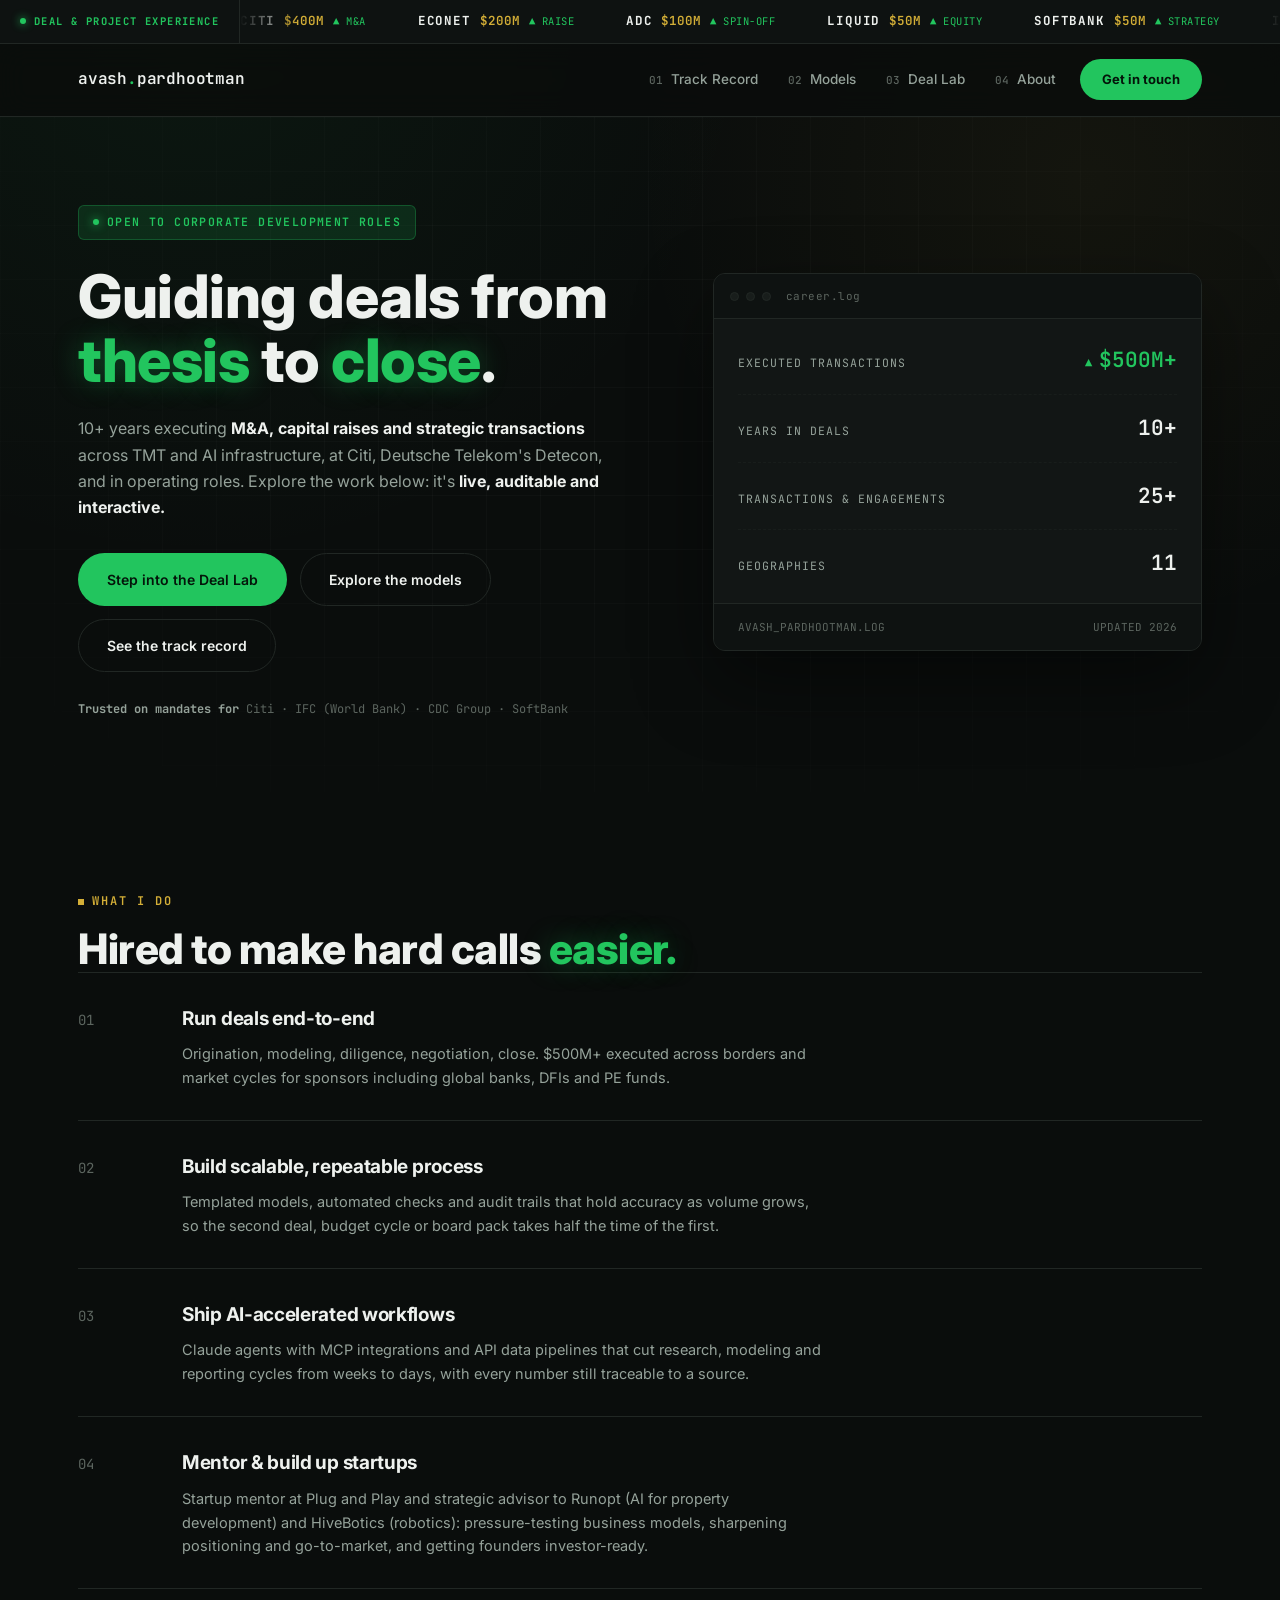
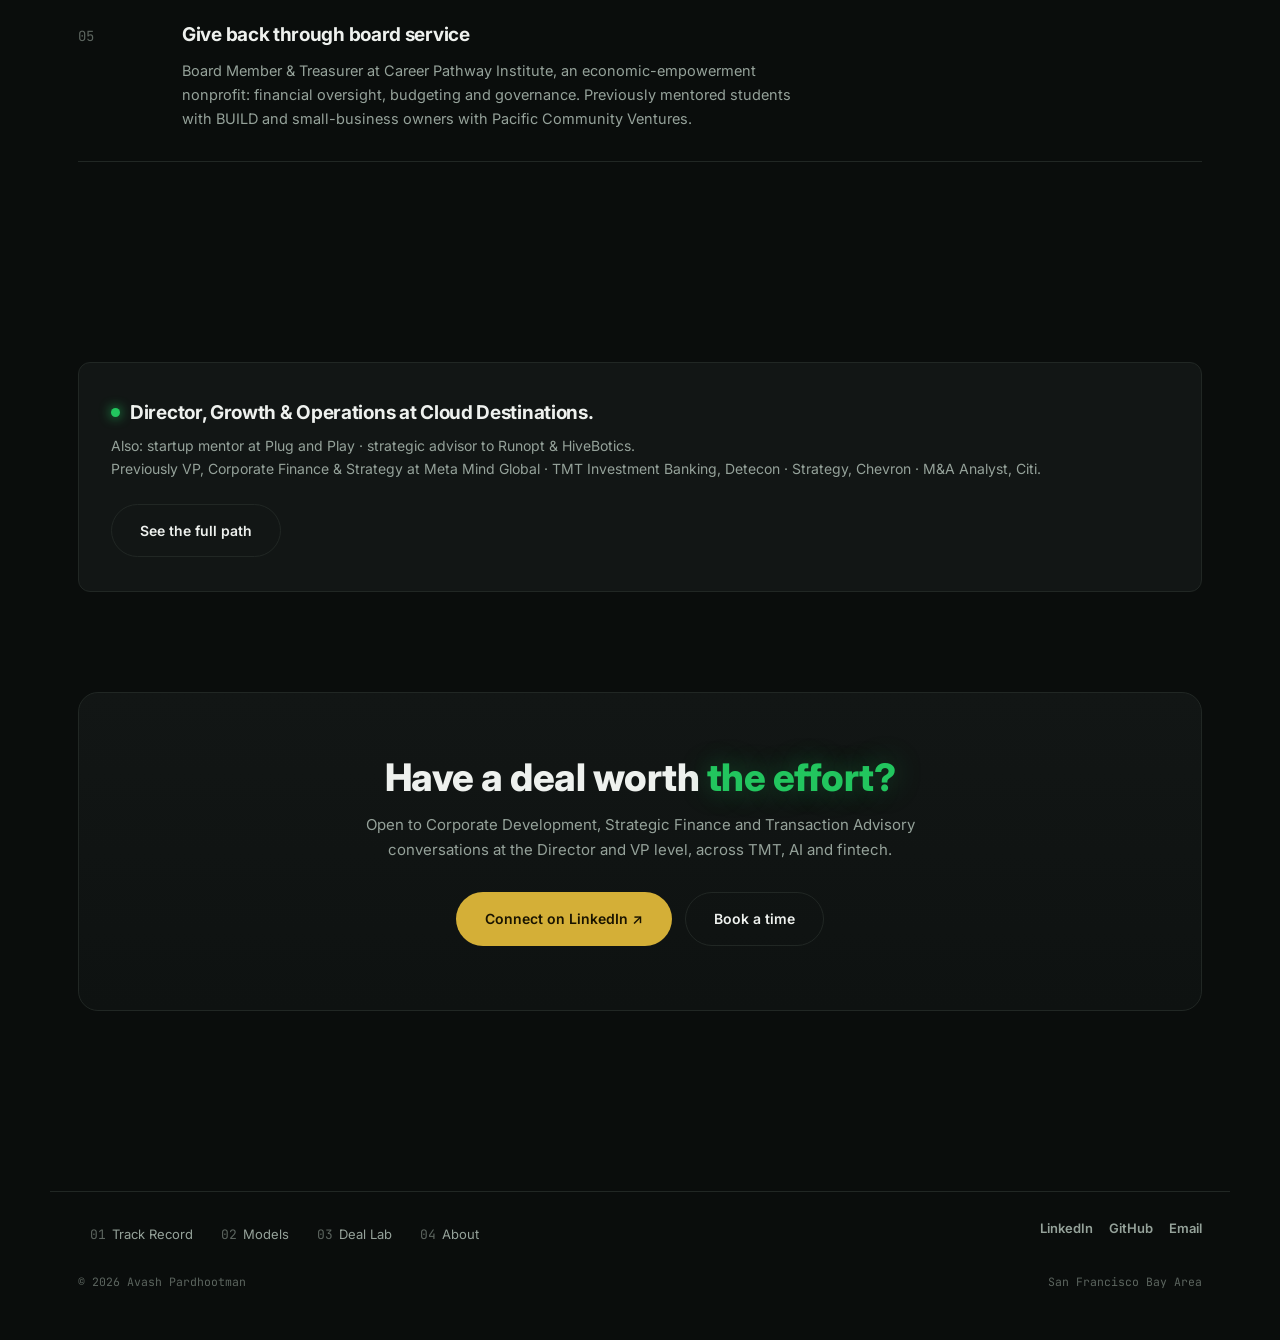
<file: index.html>
<!DOCTYPE html>
<html lang="en">
<head>
<meta charset="utf-8">
<meta name="viewport" content="width=device-width, initial-scale=1">
<title>Avash Pardhootman | Corporate Development &amp; Strategic Finance</title>
<meta name="description" content="Corporate development and strategic finance professional. $500M+ executed across TMT and AI infrastructure. Live financial modeling portfolio: AI, SaaS and fintech models with scenario dashboards.">
<link rel="preconnect" href="https://fonts.googleapis.com">
<link rel="preconnect" href="https://fonts.gstatic.com" crossorigin>
<link href="https://fonts.googleapis.com/css2?family=Inter:wght@400;500;600;700;800&family=JetBrains+Mono:wght@400;500;600;700&display=swap" rel="stylesheet">
<link rel="stylesheet" href="assets/style.css">
</head>
<body>

<div class="ticker" aria-label="Deal and project experience ticker">
  <span class="ticker-tag">Deal &amp; Project Experience</span>
  <div class="ticker-tape"><div class="ticker-track">
    <span class="tick"><span class="sym">CITI</span><span class="val">$400M</span><span class="chg">▲ M&amp;A</span></span>
    <span class="tick"><span class="sym">ECONET</span><span class="val">$200M</span><span class="chg">▲ RAISE</span></span>
    <span class="tick"><span class="sym">ADC</span><span class="val">$100M</span><span class="chg">▲ SPIN-OFF</span></span>
    <span class="tick"><span class="sym">LIQUID</span><span class="val">$50M</span><span class="chg">▲ EQUITY</span></span>
    <span class="tick"><span class="sym">SOFTBANK</span><span class="val">$50M</span><span class="chg">▲ STRATEGY</span></span>
    <span class="tick"><span class="sym">IFC</span><span class="val">$15M</span><span class="chg">▲ ENTRY</span></span>
    <span class="tick"><span class="sym">CASSAVA</span><span class="val">$8M</span><span class="chg">▲ RAISE</span></span>
    <span class="tick"><span class="sym">VODAFONE</span><span class="val nd">N/D</span><span class="chg">▲ M&amp;A</span></span>
    <span class="tick"><span class="sym">SMILE</span><span class="val nd">N/D</span><span class="chg">▲ RESTRUCT</span></span>
    <span class="tick"><span class="sym">PLTR</span><span class="val">LIVE</span><span class="chg">▲ MODEL</span></span>
    <span class="tick"><span class="sym">HUBS</span><span class="val">LIVE</span><span class="chg">▲ MODEL</span></span>
    <span class="tick"><span class="sym">SOFI</span><span class="val">LIVE</span><span class="chg">▲ MODEL</span></span>
    <span class="tick"><span class="sym">PLUG&amp;PLAY</span><span class="val">MENTOR</span><span class="chg">▲ STARTUPS</span></span>
    <span class="tick"><span class="sym">RUNOPT</span><span class="val">ADVISOR</span><span class="chg">▲ PROPTECH AI</span></span>
    <span class="tick"><span class="sym">HIVEBOTICS</span><span class="val">ADVISOR</span><span class="chg">▲ ROBOTICS</span></span>
    <span class="tick"><span class="sym">CITI</span><span class="val">$400M</span><span class="chg">▲ M&amp;A</span></span>
    <span class="tick"><span class="sym">ECONET</span><span class="val">$200M</span><span class="chg">▲ RAISE</span></span>
    <span class="tick"><span class="sym">ADC</span><span class="val">$100M</span><span class="chg">▲ SPIN-OFF</span></span>
    <span class="tick"><span class="sym">LIQUID</span><span class="val">$50M</span><span class="chg">▲ EQUITY</span></span>
    <span class="tick"><span class="sym">SOFTBANK</span><span class="val">$50M</span><span class="chg">▲ STRATEGY</span></span>
    <span class="tick"><span class="sym">IFC</span><span class="val">$15M</span><span class="chg">▲ ENTRY</span></span>
    <span class="tick"><span class="sym">CASSAVA</span><span class="val">$8M</span><span class="chg">▲ RAISE</span></span>
    <span class="tick"><span class="sym">VODAFONE</span><span class="val nd">N/D</span><span class="chg">▲ M&amp;A</span></span>
    <span class="tick"><span class="sym">SMILE</span><span class="val nd">N/D</span><span class="chg">▲ RESTRUCT</span></span>
    <span class="tick"><span class="sym">PLTR</span><span class="val">LIVE</span><span class="chg">▲ MODEL</span></span>
    <span class="tick"><span class="sym">HUBS</span><span class="val">LIVE</span><span class="chg">▲ MODEL</span></span>
    <span class="tick"><span class="sym">SOFI</span><span class="val">LIVE</span><span class="chg">▲ MODEL</span></span>
    <span class="tick"><span class="sym">PLUG&amp;PLAY</span><span class="val">MENTOR</span><span class="chg">▲ STARTUPS</span></span>
    <span class="tick"><span class="sym">RUNOPT</span><span class="val">ADVISOR</span><span class="chg">▲ PROPTECH AI</span></span>
    <span class="tick"><span class="sym">HIVEBOTICS</span><span class="val">ADVISOR</span><span class="chg">▲ ROBOTICS</span></span>
  </div></div>
</div>

<nav><div class="wrap">
  <a class="logo" href="index.html">avash<span>.</span>pardhootman</a>
  <button class="burger" id="burger" aria-label="Menu"><span></span><span></span><span></span></button>
  <div class="nl">
    <span id="site-nav"></span>
    <a class="cta" href="https://linktr.ee/avashpardhootman" target="_blank" rel="noopener">Get in touch</a>
  </div>
</div></nav>

<header class="hero" id="top"><div class="wrap">
  <div class="hgrid">
    <div>
      <span class="eyebrow rv">Open to Corporate Development roles</span>
      <h1 class="rv" style="transition-delay:.05s">Guiding deals from<br><em>thesis</em> to <em>close</em>.</h1>
      <p class="sub rv" style="transition-delay:.1s">10+ years executing <b>M&amp;A, capital raises and strategic
      transactions</b> across TMT and AI infrastructure, at Citi, Deutsche Telekom's Detecon, and in operating roles.
      Explore the work below: it's <b>live, auditable and interactive.</b></p>
      <div class="cta rv" style="transition-delay:.15s">
        <a class="btn solid" href="deal-lab.html">Step into the Deal Lab</a>
        <a class="btn line" href="models.html">Explore the models</a>
        <a class="btn line" href="track-record.html">See the track record</a>
      </div>
      <p class="trust rv" style="transition-delay:.2s"><b>Trusted on mandates for</b> Citi &middot; IFC (World Bank) &middot; CDC Group &middot; SoftBank</p>
    </div>
    <div class="rv" style="transition-delay:.12s">
      <div class="term">
        <div class="term-bar"><span class="term-dot"></span><span class="term-dot"></span><span class="term-dot"></span>
          <span class="term-title">career.log</span></div>
        <div class="term-body">
          <div class="term-row"><span class="k">Executed transactions</span><span class="v up cnt" data-n="500" data-pre="$" data-suf="M+">$0M+</span></div>
          <div class="term-row"><span class="k">Years in deals</span><span class="v cnt" data-n="10" data-suf="+">0</span></div>
          <div class="term-row"><span class="k">Transactions &amp; engagements</span><span class="v cnt" data-n="25" data-suf="+">0</span></div>
          <div class="term-row"><span class="k">Geographies</span><span class="v cnt" data-n="11">0</span></div>
        </div>
        <div class="term-foot"><span>AVASH_PARDHOOTMAN.LOG</span><span>UPDATED 2026</span></div>
      </div>
    </div>
  </div>
</div></header>

<section id="value"><div class="wrap">
  <div class="kick rv">What I do</div>
  <h2 class="rv">Hired to make hard calls <em>easier.</em></h2>
  <div class="wid">
    <div class="wid-row rv"><span class="num">01</span>
      <div><h4>Run deals end-to-end</h4>
      <p>Origination, modeling, diligence, negotiation, close. $500M+ executed across borders and market cycles for sponsors including global banks, DFIs and PE funds.</p></div></div>
    <div class="wid-row rv" style="transition-delay:.06s"><span class="num">02</span>
      <div><h4>Build scalable, repeatable process</h4>
      <p>Templated models, automated checks and audit trails that hold accuracy as volume grows, so the second deal, budget cycle or board pack takes half the time of the first.</p></div></div>
    <div class="wid-row rv" style="transition-delay:.12s"><span class="num">03</span>
      <div><h4>Ship AI-accelerated workflows</h4>
      <p>Claude agents with MCP integrations and API data pipelines that cut research, modeling and reporting cycles from weeks to days, with every number still traceable to a source.</p></div></div>
    <div class="wid-row rv" style="transition-delay:.18s"><span class="num">04</span>
      <div><h4>Mentor &amp; build up startups</h4>
      <p>Startup mentor at Plug and Play and strategic advisor to Runopt (AI for property development) and HiveBotics (robotics): pressure-testing business models, sharpening positioning and go-to-market, and getting founders investor-ready.</p></div></div>
    <div class="wid-row rv" style="transition-delay:.24s"><span class="num">05</span>
      <div><h4>Give back through board service</h4>
      <p>Board Member &amp; Treasurer at Career Pathway Institute, an economic-empowerment nonprofit: financial oversight, budgeting and governance. Previously mentored students with BUILD and small-business owners with Pacific Community Ventures.</p></div></div>
  </div>
</div></section>

<section id="currently"><div class="wrap">
  <div class="currently rv">
    <div>
      <h3><span class="dot"></span>Director, Growth &amp; Operations at Cloud Destinations.</h3>
      <p>Also: startup mentor at Plug and Play &middot; strategic advisor to Runopt &amp; HiveBotics.<br>
      Previously VP, Corporate Finance &amp; Strategy at Meta Mind Global &middot; TMT Investment Banking, Detecon &middot; Strategy, Chevron &middot; M&amp;A Analyst, Citi.</p>
    </div>
    <a class="btn line" href="about.html">See the full path</a>
  </div>
</div></section>

<section id="contact-cta" style="padding-top:0"><div class="wrap">
  <div class="contact rv">
    <h2>Have a deal worth <em>the effort?</em></h2>
    <p>Open to Corporate Development, Strategic Finance and Transaction Advisory conversations at the Director and VP level, across TMT, AI and fintech.</p>
    <div class="cta">
      <a class="btn gold" href="https://www.linkedin.com/in/avashpardhootman/" target="_blank" rel="noopener">Connect on LinkedIn ↗</a>
      <a class="btn line" href="https://calendly.com/avashpardhootman" target="_blank" rel="noopener">Book a time</a>
    </div>
  </div>
</div></section>

<footer><div class="wrap">
  <div class="f-top">
    <div id="site-footer-nav"></div>
    <div class="f-social">
      <a href="https://www.linkedin.com/in/avashpardhootman/" target="_blank" rel="noopener">LinkedIn</a>
      <a href="https://github.com/avashsantosh" target="_blank" rel="noopener">GitHub</a>
      <a href="mailto:avash.pardhootman@gmail.com">Email</a>
    </div>
  </div>
  <div class="f-bottom">
    <span>© 2026 Avash Pardhootman</span>
    <span>San Francisco Bay Area</span>
  </div>
</div></footer>

<script src="assets/nav.js" defer></script>
</body>
</html>
</file>
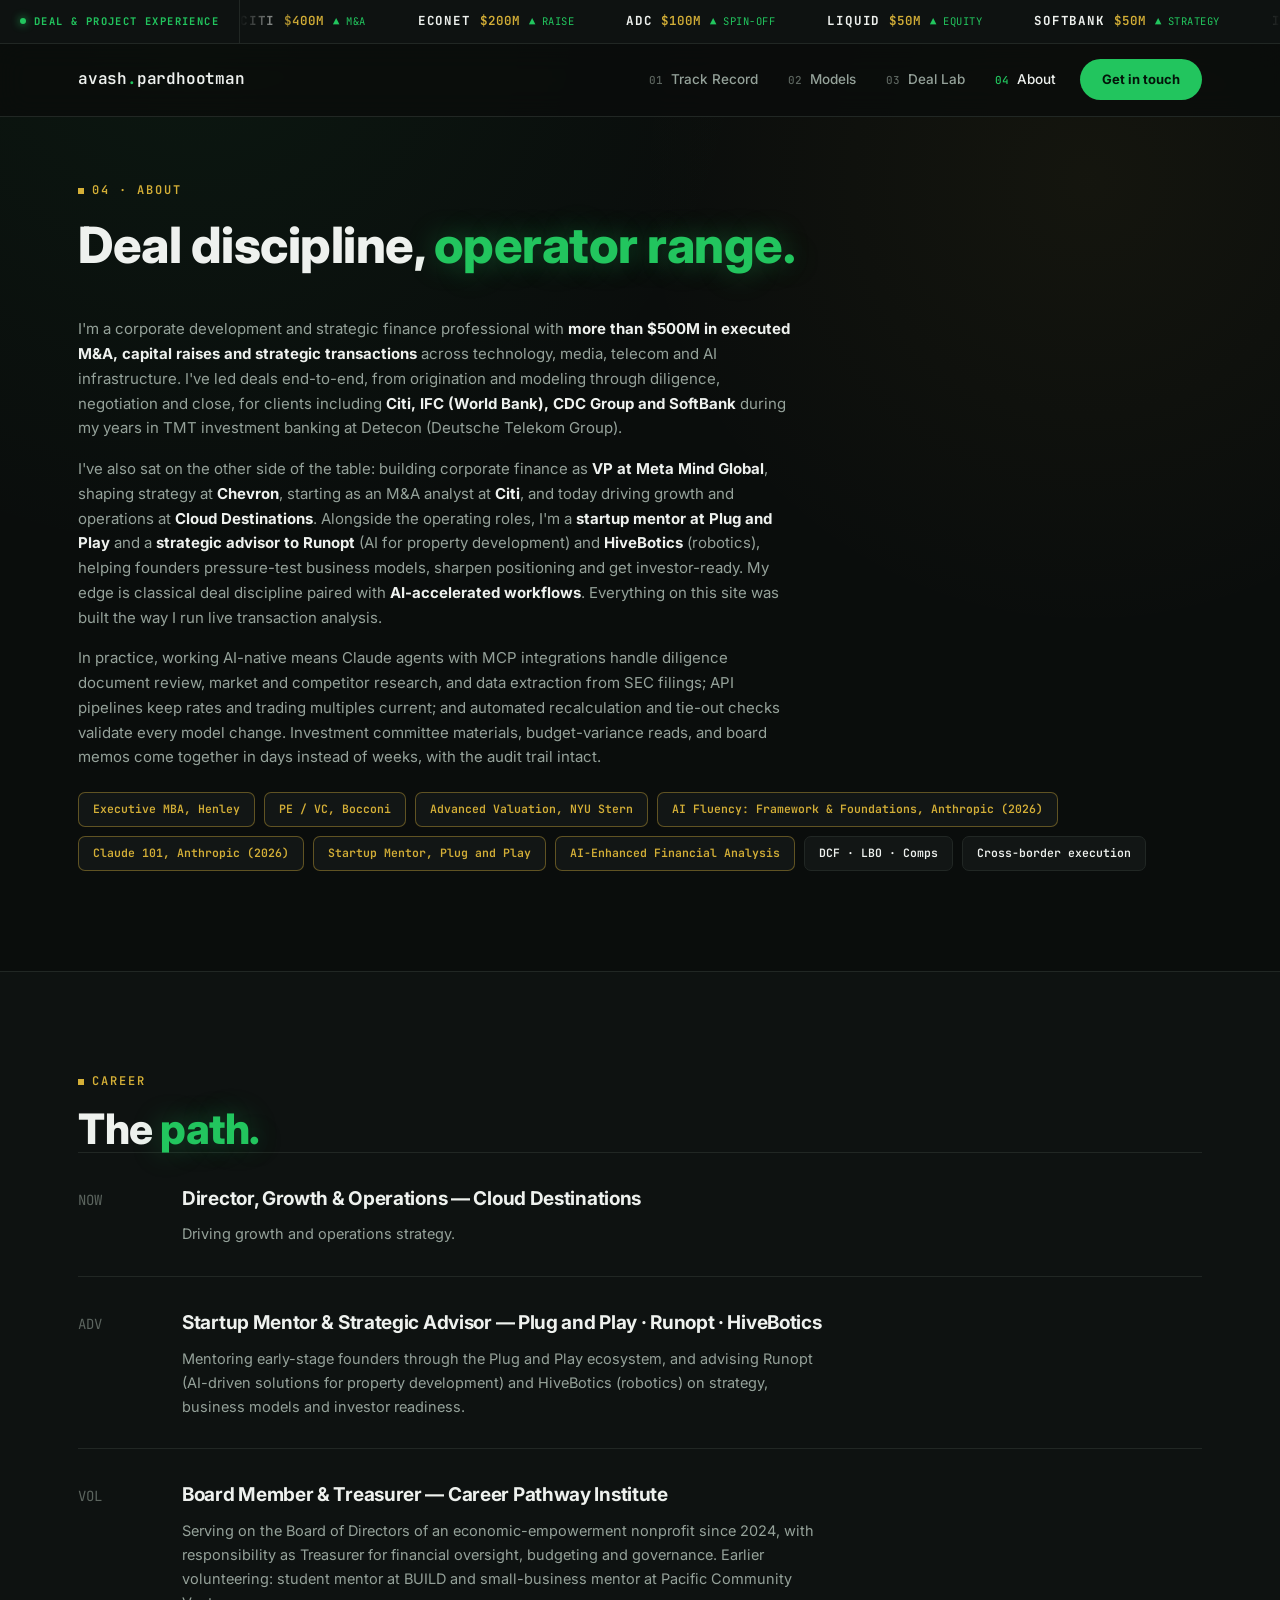
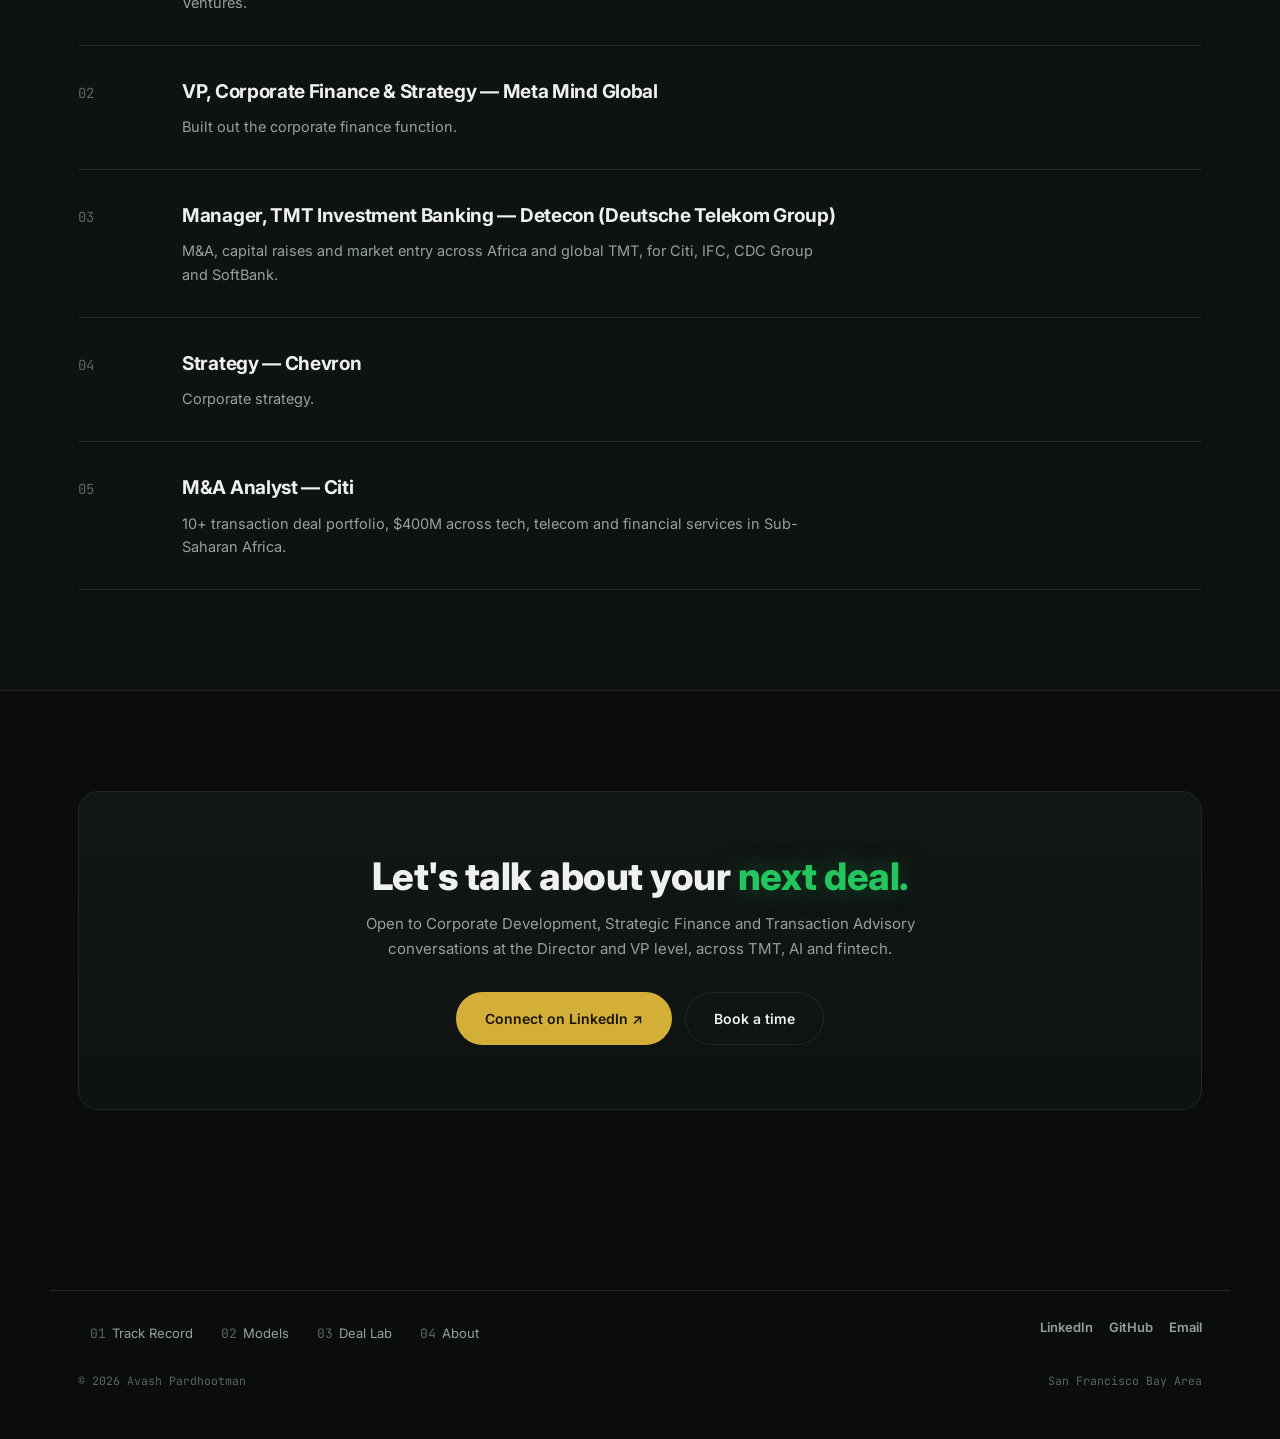
<file: about.html>
<!DOCTYPE html>
<html lang="en">
<head>
<meta charset="utf-8">
<meta name="viewport" content="width=device-width, initial-scale=1">
<title>About | Avash Pardhootman</title>
<meta name="description" content="Corporate development and strategic finance professional with 10+ years and $500M+ in executed M&A, capital raises and strategic transactions across TMT and AI infrastructure.">
<link rel="preconnect" href="https://fonts.googleapis.com">
<link rel="preconnect" href="https://fonts.gstatic.com" crossorigin>
<link href="https://fonts.googleapis.com/css2?family=Inter:wght@400;500;600;700;800&family=JetBrains+Mono:wght@400;500;600;700&display=swap" rel="stylesheet">
<link rel="stylesheet" href="assets/style.css">
</head>
<body>

<div class="ticker" aria-label="Deal and project experience ticker">
  <span class="ticker-tag">Deal &amp; Project Experience</span>
  <div class="ticker-tape"><div class="ticker-track">
    <span class="tick"><span class="sym">CITI</span><span class="val">$400M</span><span class="chg">▲ M&amp;A</span></span>
    <span class="tick"><span class="sym">ECONET</span><span class="val">$200M</span><span class="chg">▲ RAISE</span></span>
    <span class="tick"><span class="sym">ADC</span><span class="val">$100M</span><span class="chg">▲ SPIN-OFF</span></span>
    <span class="tick"><span class="sym">LIQUID</span><span class="val">$50M</span><span class="chg">▲ EQUITY</span></span>
    <span class="tick"><span class="sym">SOFTBANK</span><span class="val">$50M</span><span class="chg">▲ STRATEGY</span></span>
    <span class="tick"><span class="sym">IFC</span><span class="val">$15M</span><span class="chg">▲ ENTRY</span></span>
    <span class="tick"><span class="sym">CASSAVA</span><span class="val">$8M</span><span class="chg">▲ RAISE</span></span>
    <span class="tick"><span class="sym">VODAFONE</span><span class="val nd">N/D</span><span class="chg">▲ M&amp;A</span></span>
    <span class="tick"><span class="sym">SMILE</span><span class="val nd">N/D</span><span class="chg">▲ RESTRUCT</span></span>
    <span class="tick"><span class="sym">PLTR</span><span class="val">LIVE</span><span class="chg">▲ MODEL</span></span>
    <span class="tick"><span class="sym">HUBS</span><span class="val">LIVE</span><span class="chg">▲ MODEL</span></span>
    <span class="tick"><span class="sym">SOFI</span><span class="val">LIVE</span><span class="chg">▲ MODEL</span></span>
    <span class="tick"><span class="sym">PLUG&amp;PLAY</span><span class="val">MENTOR</span><span class="chg">▲ STARTUPS</span></span>
    <span class="tick"><span class="sym">RUNOPT</span><span class="val">ADVISOR</span><span class="chg">▲ PROPTECH AI</span></span>
    <span class="tick"><span class="sym">HIVEBOTICS</span><span class="val">ADVISOR</span><span class="chg">▲ ROBOTICS</span></span>
    <span class="tick"><span class="sym">CITI</span><span class="val">$400M</span><span class="chg">▲ M&amp;A</span></span>
    <span class="tick"><span class="sym">ECONET</span><span class="val">$200M</span><span class="chg">▲ RAISE</span></span>
    <span class="tick"><span class="sym">ADC</span><span class="val">$100M</span><span class="chg">▲ SPIN-OFF</span></span>
    <span class="tick"><span class="sym">LIQUID</span><span class="val">$50M</span><span class="chg">▲ EQUITY</span></span>
    <span class="tick"><span class="sym">SOFTBANK</span><span class="val">$50M</span><span class="chg">▲ STRATEGY</span></span>
    <span class="tick"><span class="sym">IFC</span><span class="val">$15M</span><span class="chg">▲ ENTRY</span></span>
    <span class="tick"><span class="sym">CASSAVA</span><span class="val">$8M</span><span class="chg">▲ RAISE</span></span>
    <span class="tick"><span class="sym">VODAFONE</span><span class="val nd">N/D</span><span class="chg">▲ M&amp;A</span></span>
    <span class="tick"><span class="sym">SMILE</span><span class="val nd">N/D</span><span class="chg">▲ RESTRUCT</span></span>
    <span class="tick"><span class="sym">PLTR</span><span class="val">LIVE</span><span class="chg">▲ MODEL</span></span>
    <span class="tick"><span class="sym">HUBS</span><span class="val">LIVE</span><span class="chg">▲ MODEL</span></span>
    <span class="tick"><span class="sym">SOFI</span><span class="val">LIVE</span><span class="chg">▲ MODEL</span></span>
    <span class="tick"><span class="sym">PLUG&amp;PLAY</span><span class="val">MENTOR</span><span class="chg">▲ STARTUPS</span></span>
    <span class="tick"><span class="sym">RUNOPT</span><span class="val">ADVISOR</span><span class="chg">▲ PROPTECH AI</span></span>
    <span class="tick"><span class="sym">HIVEBOTICS</span><span class="val">ADVISOR</span><span class="chg">▲ ROBOTICS</span></span>
  </div></div>
</div>

<nav><div class="wrap">
  <a class="logo" href="index.html">avash<span>.</span>pardhootman</a>
  <button class="burger" id="burger" aria-label="Menu"><span></span><span></span><span></span></button>
  <div class="nl">
    <span id="site-nav"></span>
    <a class="cta" href="https://linktr.ee/avashpardhootman" target="_blank" rel="noopener">Get in touch</a>
  </div>
</div></nav>

<header class="pagehead"><div class="wrap">
  <div class="kick rv">04 &middot; About</div>
  <h1 class="rv">Deal discipline, <em>operator range.</em></h1>
</div></header>

<section style="padding-top:24px"><div class="wrap">
  <div class="about">
    <p class="rv">I'm a corporate development and strategic finance professional with <b>more than $500M in executed M&amp;A,
    capital raises and strategic transactions</b> across technology, media, telecom and AI infrastructure. I've led
    deals end-to-end, from origination and modeling through diligence, negotiation and close, for clients including <b>Citi, IFC
    (World Bank), CDC Group and SoftBank</b> during my years in TMT investment banking at Detecon (Deutsche Telekom Group).</p>
    <p class="rv" style="transition-delay:.05s">I've also sat on the other side of the table: building corporate finance as <b>VP at Meta Mind Global</b>,
    shaping strategy at <b>Chevron</b>, starting as an M&amp;A analyst at <b>Citi</b>, and today driving growth and
    operations at <b>Cloud Destinations</b>. Alongside the operating roles, I'm a <b>startup mentor at Plug and
    Play</b> and a <b>strategic advisor to Runopt</b> (AI for property development) and <b>HiveBotics</b> (robotics),
    helping founders pressure-test business models, sharpen positioning and get investor-ready. My edge is classical
    deal discipline paired with <b>AI-accelerated workflows</b>. Everything on this site was built the way I run live
    transaction analysis.</p>
    <p class="rv" style="transition-delay:.1s">In practice, working AI-native means Claude agents with MCP integrations handle diligence document review,
    market and competitor research, and data extraction from SEC filings; API pipelines keep rates and trading
    multiples current; and automated recalculation and tie-out checks validate every model change. Investment
    committee materials, budget-variance reads, and board memos come together in days instead of weeks, with the
    audit trail intact.</p>
    <div class="chips rv" style="transition-delay:.15s">
      <span class="chip g">Executive MBA, Henley</span>
      <span class="chip g">PE / VC, Bocconi</span>
      <span class="chip g">Advanced Valuation, NYU Stern</span>
      <span class="chip g">AI Fluency: Framework &amp; Foundations, Anthropic (2026)</span>
      <span class="chip g">Claude 101, Anthropic (2026)</span>
      <span class="chip g">Startup Mentor, Plug and Play</span>
      <span class="chip g">AI-Enhanced Financial Analysis</span>
      <span class="chip">DCF &middot; LBO &middot; Comps</span>
      <span class="chip">Cross-border execution</span>
    </div>
  </div>
</div></section>

<section style="background:var(--bg-elev);border-top:1px solid var(--line);border-bottom:1px solid var(--line)"><div class="wrap">
  <div class="kick rv">Career</div>
  <h2 class="rv">The <em>path.</em></h2>
  <div class="wid">
    <div class="wid-row rv"><span class="num">NOW</span>
      <div><h4>Director, Growth &amp; Operations &mdash; Cloud Destinations</h4>
      <p>Driving growth and operations strategy.</p></div></div>
    <div class="wid-row rv" style="transition-delay:.03s"><span class="num">ADV</span>
      <div><h4>Startup Mentor &amp; Strategic Advisor &mdash; Plug and Play &middot; Runopt &middot; HiveBotics</h4>
      <p>Mentoring early-stage founders through the Plug and Play ecosystem, and advising Runopt (AI-driven solutions
      for property development) and HiveBotics (robotics) on strategy, business models and investor readiness.</p></div></div>
    <div class="wid-row rv" style="transition-delay:.04s"><span class="num">VOL</span>
      <div><h4>Board Member &amp; Treasurer &mdash; Career Pathway Institute</h4>
      <p>Serving on the Board of Directors of an economic-empowerment nonprofit since 2024, with responsibility as
      Treasurer for financial oversight, budgeting and governance. Earlier volunteering: student mentor at BUILD and
      small-business mentor at Pacific Community Ventures.</p></div></div>
    <div class="wid-row rv" style="transition-delay:.05s"><span class="num">02</span>
      <div><h4>VP, Corporate Finance &amp; Strategy &mdash; Meta Mind Global</h4>
      <p>Built out the corporate finance function.</p></div></div>
    <div class="wid-row rv" style="transition-delay:.1s"><span class="num">03</span>
      <div><h4>Manager, TMT Investment Banking &mdash; Detecon (Deutsche Telekom Group)</h4>
      <p>M&amp;A, capital raises and market entry across Africa and global TMT, for Citi, IFC, CDC Group and SoftBank.</p></div></div>
    <div class="wid-row rv" style="transition-delay:.15s"><span class="num">04</span>
      <div><h4>Strategy &mdash; Chevron</h4>
      <p>Corporate strategy.</p></div></div>
    <div class="wid-row rv" style="transition-delay:.2s"><span class="num">05</span>
      <div><h4>M&amp;A Analyst &mdash; Citi</h4>
      <p>10+ transaction deal portfolio, $400M across tech, telecom and financial services in Sub-Saharan Africa.</p></div></div>
  </div>
</div></section>

<section id="contact-cta"><div class="wrap">
  <div class="contact rv">
    <h2>Let's talk about your <em>next deal.</em></h2>
    <p>Open to Corporate Development, Strategic Finance and Transaction Advisory conversations at the Director and VP level, across TMT, AI and fintech.</p>
    <div class="cta">
      <a class="btn gold" href="https://www.linkedin.com/in/avashpardhootman/" target="_blank" rel="noopener">Connect on LinkedIn ↗</a>
      <a class="btn line" href="https://calendly.com/avashpardhootman" target="_blank" rel="noopener">Book a time</a>
    </div>
  </div>
</div></section>

<footer><div class="wrap">
  <div class="f-top">
    <div id="site-footer-nav"></div>
    <div class="f-social">
      <a href="https://www.linkedin.com/in/avashpardhootman/" target="_blank" rel="noopener">LinkedIn</a>
      <a href="https://github.com/avashsantosh" target="_blank" rel="noopener">GitHub</a>
      <a href="mailto:avash.pardhootman@gmail.com">Email</a>
    </div>
  </div>
  <div class="f-bottom">
    <span>© 2026 Avash Pardhootman</span>
    <span>San Francisco Bay Area</span>
  </div>
</div></footer>

<script src="assets/nav.js" defer></script>
</body>
</html>
</file>
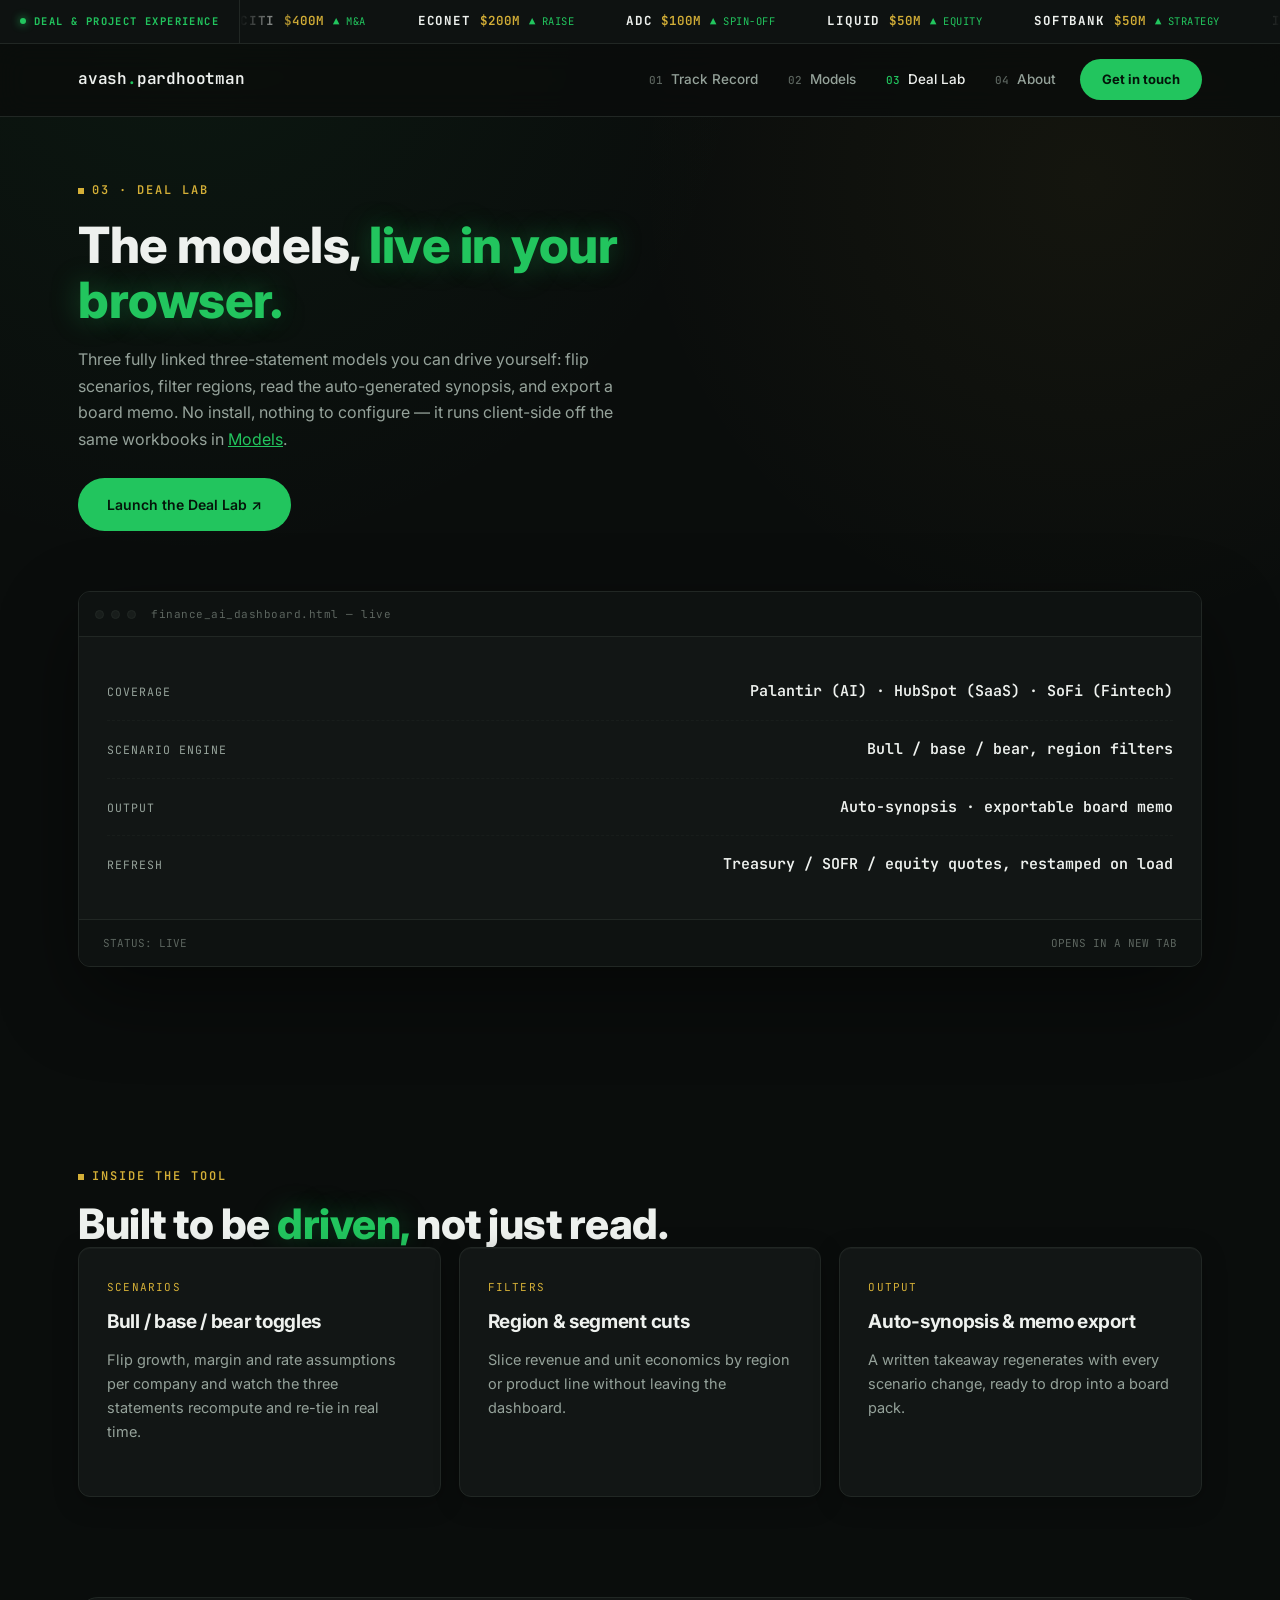
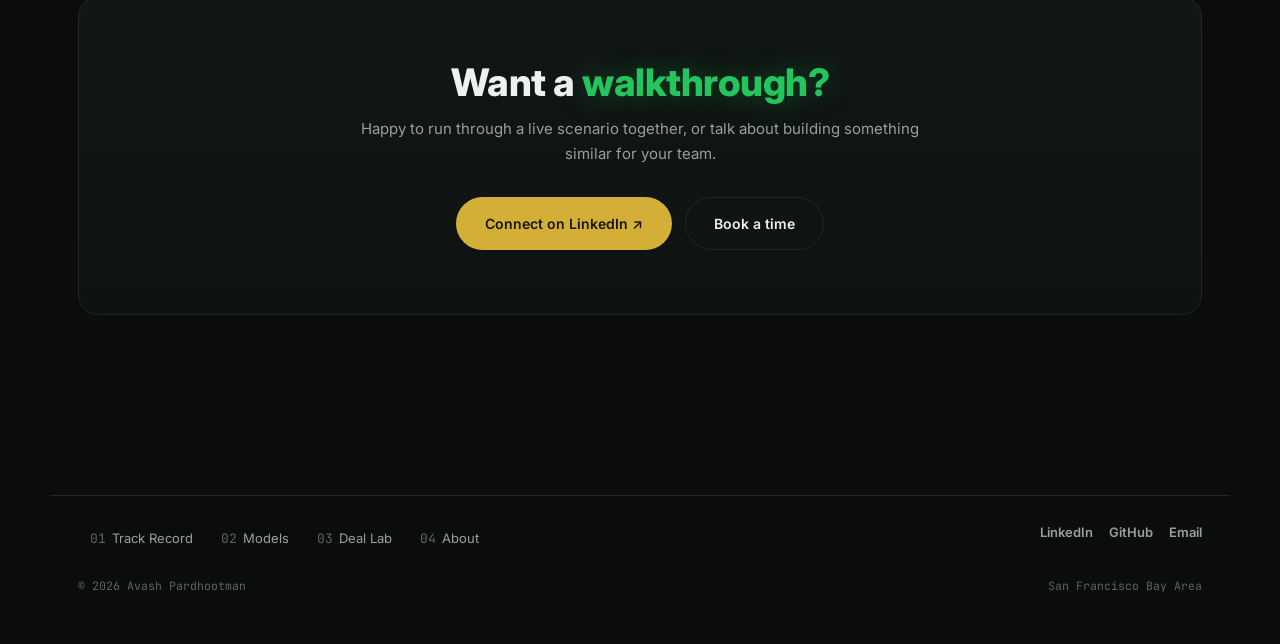
<file: deal-lab.html>
<!DOCTYPE html>
<html lang="en">
<head>
<meta charset="utf-8">
<meta name="viewport" content="width=device-width, initial-scale=1">
<title>Deal Lab | Avash Pardhootman</title>
<meta name="description" content="Three live three-statement models running in the browser: AI (Palantir), SaaS (HubSpot), fintech (SoFi). Flip scenarios, filter regions, export a board memo.">
<link rel="preconnect" href="https://fonts.googleapis.com">
<link rel="preconnect" href="https://fonts.gstatic.com" crossorigin>
<link href="https://fonts.googleapis.com/css2?family=Inter:wght@400;500;600;700;800&family=JetBrains+Mono:wght@400;500;600;700&display=swap" rel="stylesheet">
<link rel="stylesheet" href="assets/style.css">
</head>
<body>

<div class="ticker" aria-label="Deal and project experience ticker">
  <span class="ticker-tag">Deal &amp; Project Experience</span>
  <div class="ticker-tape"><div class="ticker-track">
    <span class="tick"><span class="sym">CITI</span><span class="val">$400M</span><span class="chg">▲ M&amp;A</span></span>
    <span class="tick"><span class="sym">ECONET</span><span class="val">$200M</span><span class="chg">▲ RAISE</span></span>
    <span class="tick"><span class="sym">ADC</span><span class="val">$100M</span><span class="chg">▲ SPIN-OFF</span></span>
    <span class="tick"><span class="sym">LIQUID</span><span class="val">$50M</span><span class="chg">▲ EQUITY</span></span>
    <span class="tick"><span class="sym">SOFTBANK</span><span class="val">$50M</span><span class="chg">▲ STRATEGY</span></span>
    <span class="tick"><span class="sym">IFC</span><span class="val">$15M</span><span class="chg">▲ ENTRY</span></span>
    <span class="tick"><span class="sym">CASSAVA</span><span class="val">$8M</span><span class="chg">▲ RAISE</span></span>
    <span class="tick"><span class="sym">VODAFONE</span><span class="val nd">N/D</span><span class="chg">▲ M&amp;A</span></span>
    <span class="tick"><span class="sym">SMILE</span><span class="val nd">N/D</span><span class="chg">▲ RESTRUCT</span></span>
    <span class="tick"><span class="sym">PLTR</span><span class="val">LIVE</span><span class="chg">▲ MODEL</span></span>
    <span class="tick"><span class="sym">HUBS</span><span class="val">LIVE</span><span class="chg">▲ MODEL</span></span>
    <span class="tick"><span class="sym">SOFI</span><span class="val">LIVE</span><span class="chg">▲ MODEL</span></span>
    <span class="tick"><span class="sym">PLUG&amp;PLAY</span><span class="val">MENTOR</span><span class="chg">▲ STARTUPS</span></span>
    <span class="tick"><span class="sym">RUNOPT</span><span class="val">ADVISOR</span><span class="chg">▲ PROPTECH AI</span></span>
    <span class="tick"><span class="sym">HIVEBOTICS</span><span class="val">ADVISOR</span><span class="chg">▲ ROBOTICS</span></span>
    <span class="tick"><span class="sym">CITI</span><span class="val">$400M</span><span class="chg">▲ M&amp;A</span></span>
    <span class="tick"><span class="sym">ECONET</span><span class="val">$200M</span><span class="chg">▲ RAISE</span></span>
    <span class="tick"><span class="sym">ADC</span><span class="val">$100M</span><span class="chg">▲ SPIN-OFF</span></span>
    <span class="tick"><span class="sym">LIQUID</span><span class="val">$50M</span><span class="chg">▲ EQUITY</span></span>
    <span class="tick"><span class="sym">SOFTBANK</span><span class="val">$50M</span><span class="chg">▲ STRATEGY</span></span>
    <span class="tick"><span class="sym">IFC</span><span class="val">$15M</span><span class="chg">▲ ENTRY</span></span>
    <span class="tick"><span class="sym">CASSAVA</span><span class="val">$8M</span><span class="chg">▲ RAISE</span></span>
    <span class="tick"><span class="sym">VODAFONE</span><span class="val nd">N/D</span><span class="chg">▲ M&amp;A</span></span>
    <span class="tick"><span class="sym">SMILE</span><span class="val nd">N/D</span><span class="chg">▲ RESTRUCT</span></span>
    <span class="tick"><span class="sym">PLTR</span><span class="val">LIVE</span><span class="chg">▲ MODEL</span></span>
    <span class="tick"><span class="sym">HUBS</span><span class="val">LIVE</span><span class="chg">▲ MODEL</span></span>
    <span class="tick"><span class="sym">SOFI</span><span class="val">LIVE</span><span class="chg">▲ MODEL</span></span>
    <span class="tick"><span class="sym">PLUG&amp;PLAY</span><span class="val">MENTOR</span><span class="chg">▲ STARTUPS</span></span>
    <span class="tick"><span class="sym">RUNOPT</span><span class="val">ADVISOR</span><span class="chg">▲ PROPTECH AI</span></span>
    <span class="tick"><span class="sym">HIVEBOTICS</span><span class="val">ADVISOR</span><span class="chg">▲ ROBOTICS</span></span>
  </div></div>
</div>

<nav><div class="wrap">
  <a class="logo" href="index.html">avash<span>.</span>pardhootman</a>
  <button class="burger" id="burger" aria-label="Menu"><span></span><span></span><span></span></button>
  <div class="nl">
    <span id="site-nav"></span>
    <a class="cta" href="https://linktr.ee/avashpardhootman" target="_blank" rel="noopener">Get in touch</a>
  </div>
</div></nav>

<header class="pagehead"><div class="wrap">
  <div class="hgrid" style="align-items:end">
    <div>
      <div class="kick rv">03 &middot; Deal Lab</div>
      <h1 class="rv">The models, <em>live in your browser.</em></h1>
      <p class="lead rv" style="margin-bottom:26px">Three fully linked three-statement models you can drive yourself:
      flip scenarios, filter regions, read the auto-generated synopsis, and export a board memo. No install, nothing
      to configure &mdash; it runs client-side off the same workbooks in <a href="models.html" style="color:var(--accent);text-decoration:underline">Models</a>.</p>
      <div class="cta rv">
        <a class="btn solid" href="dashboard/Finance_AI_Dashboard.html" target="_blank" rel="noopener">Launch the Deal Lab ↗</a>
      </div>
    </div>
  </div>
</div></header>

<section style="padding-top:40px"><div class="wrap">
  <div class="term rv" style="max-width:none">
    <div class="term-bar"><span class="term-dot"></span><span class="term-dot"></span><span class="term-dot"></span>
      <span class="term-title">finance_ai_dashboard.html &mdash; live</span></div>
    <div class="term-body" style="padding:26px 28px">
      <div class="term-row"><span class="k">Coverage</span><span class="v" style="font-size:15px">Palantir (AI) &middot; HubSpot (SaaS) &middot; SoFi (Fintech)</span></div>
      <div class="term-row"><span class="k">Scenario engine</span><span class="v" style="font-size:15px">Bull / base / bear, region filters</span></div>
      <div class="term-row"><span class="k">Output</span><span class="v" style="font-size:15px">Auto-synopsis &middot; exportable board memo</span></div>
      <div class="term-row"><span class="k">Refresh</span><span class="v" style="font-size:15px">Treasury / SOFR / equity quotes, restamped on load</span></div>
    </div>
    <div class="term-foot"><span>STATUS: LIVE</span><span>OPENS IN A NEW TAB</span></div>
  </div>
</div></section>

<section><div class="wrap">
  <div class="kick rv">Inside the tool</div>
  <h2 class="rv">Built to be <em>driven,</em> not just read.</h2>
  <div class="grid-3">
    <div class="panel rv">
      <div class="tagline">Scenarios</div>
      <h3>Bull / base / bear toggles</h3>
      <p>Flip growth, margin and rate assumptions per company and watch the three statements recompute and re-tie in
      real time.</p>
    </div>
    <div class="panel rv" style="transition-delay:.06s">
      <div class="tagline">Filters</div>
      <h3>Region &amp; segment cuts</h3>
      <p>Slice revenue and unit economics by region or product line without leaving the dashboard.</p>
    </div>
    <div class="panel rv" style="transition-delay:.12s">
      <div class="tagline">Output</div>
      <h3>Auto-synopsis &amp; memo export</h3>
      <p>A written takeaway regenerates with every scenario change, ready to drop into a board pack.</p>
    </div>
  </div>
</div></section>

<section id="contact-cta" style="padding-top:0"><div class="wrap">
  <div class="contact rv">
    <h2>Want a <em>walkthrough?</em></h2>
    <p>Happy to run through a live scenario together, or talk about building something similar for your team.</p>
    <div class="cta">
      <a class="btn gold" href="https://www.linkedin.com/in/avashpardhootman/" target="_blank" rel="noopener">Connect on LinkedIn ↗</a>
      <a class="btn line" href="https://calendly.com/avashpardhootman" target="_blank" rel="noopener">Book a time</a>
    </div>
  </div>
</div></section>

<footer><div class="wrap">
  <div class="f-top">
    <div id="site-footer-nav"></div>
    <div class="f-social">
      <a href="https://www.linkedin.com/in/avashpardhootman/" target="_blank" rel="noopener">LinkedIn</a>
      <a href="https://github.com/avashsantosh" target="_blank" rel="noopener">GitHub</a>
      <a href="mailto:avash.pardhootman@gmail.com">Email</a>
    </div>
  </div>
  <div class="f-bottom">
    <span>© 2026 Avash Pardhootman</span>
    <span>San Francisco Bay Area</span>
  </div>
</div></footer>

<script src="assets/nav.js" defer></script>
</body>
</html>
</file>
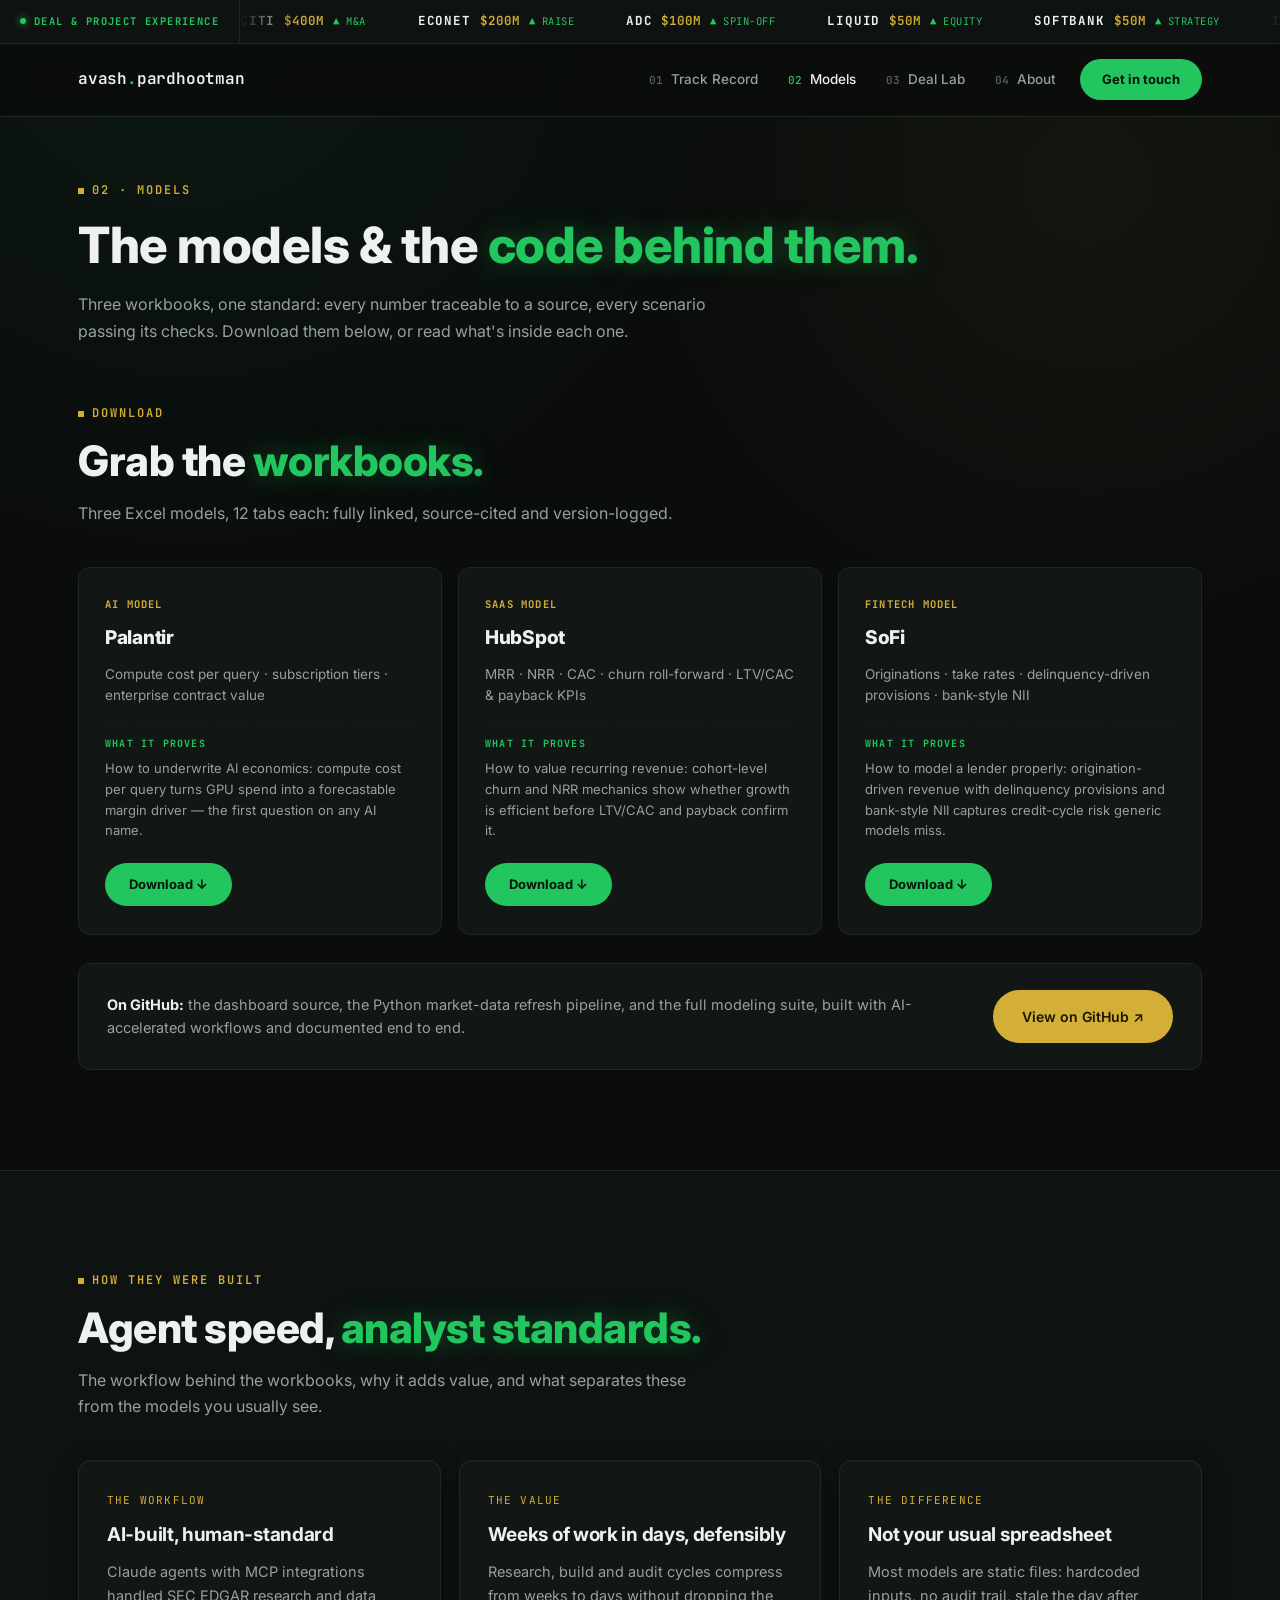
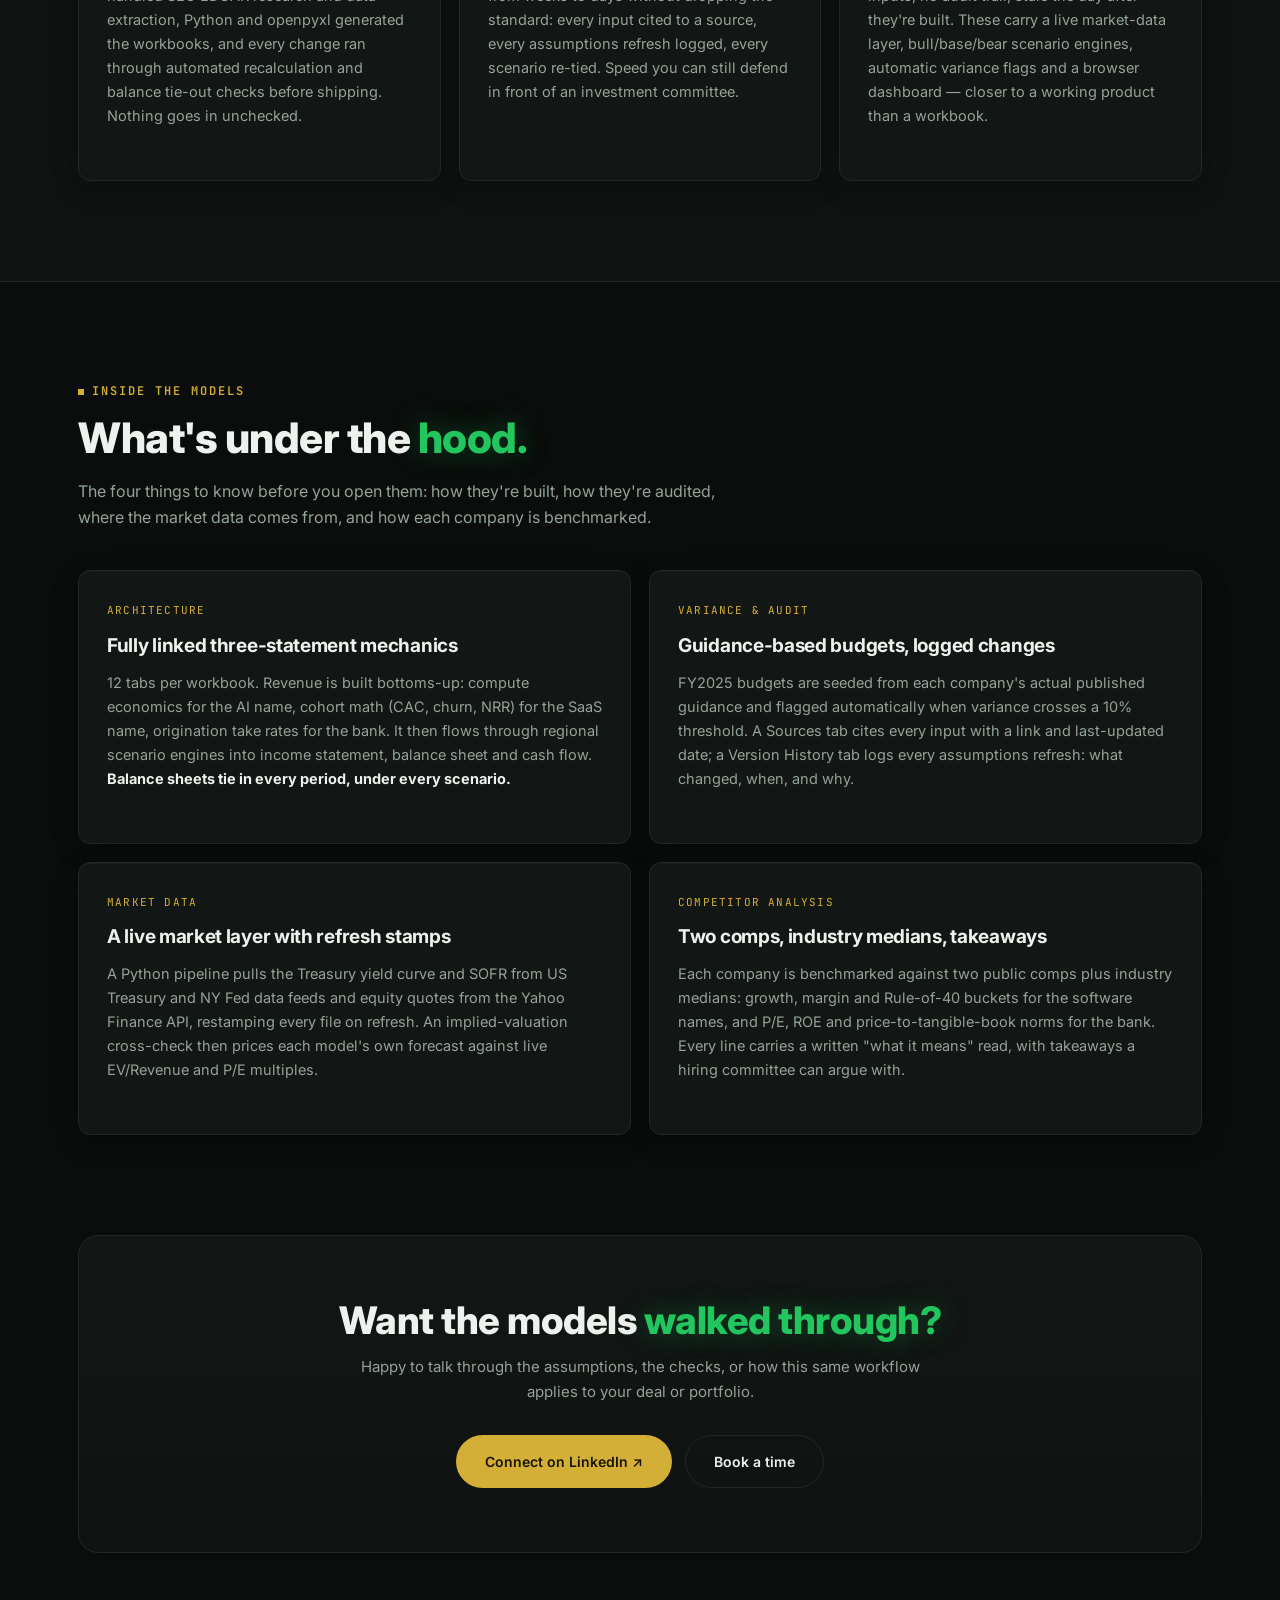
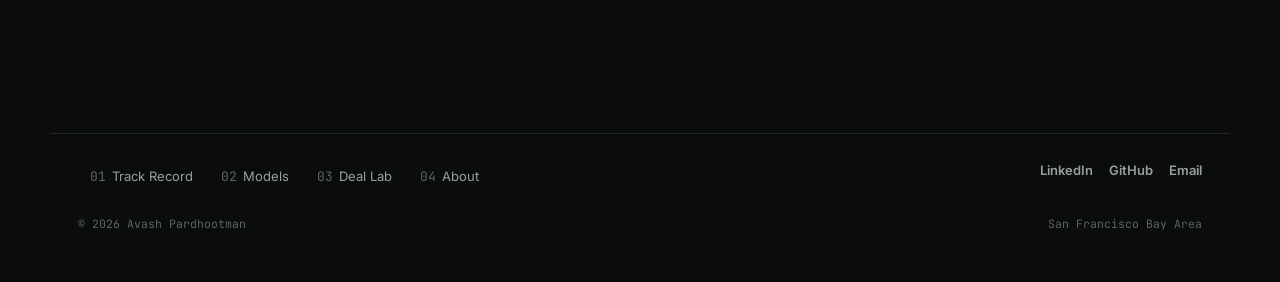
<file: models.html>
<!DOCTYPE html>
<html lang="en">
<head>
<meta charset="utf-8">
<meta name="viewport" content="width=device-width, initial-scale=1">
<title>Models | Avash Pardhootman</title>
<meta name="description" content="Three fully linked three-statement models: AI (Palantir), SaaS (HubSpot), fintech (SoFi). 12 tabs each, source-cited, version-logged.">
<link rel="preconnect" href="https://fonts.googleapis.com">
<link rel="preconnect" href="https://fonts.gstatic.com" crossorigin>
<link href="https://fonts.googleapis.com/css2?family=Inter:wght@400;500;600;700;800&family=JetBrains+Mono:wght@400;500;600;700&display=swap" rel="stylesheet">
<link rel="stylesheet" href="assets/style.css">
</head>
<body>

<div class="ticker" aria-label="Deal and project experience ticker">
  <span class="ticker-tag">Deal &amp; Project Experience</span>
  <div class="ticker-tape"><div class="ticker-track">
    <span class="tick"><span class="sym">CITI</span><span class="val">$400M</span><span class="chg">▲ M&amp;A</span></span>
    <span class="tick"><span class="sym">ECONET</span><span class="val">$200M</span><span class="chg">▲ RAISE</span></span>
    <span class="tick"><span class="sym">ADC</span><span class="val">$100M</span><span class="chg">▲ SPIN-OFF</span></span>
    <span class="tick"><span class="sym">LIQUID</span><span class="val">$50M</span><span class="chg">▲ EQUITY</span></span>
    <span class="tick"><span class="sym">SOFTBANK</span><span class="val">$50M</span><span class="chg">▲ STRATEGY</span></span>
    <span class="tick"><span class="sym">IFC</span><span class="val">$15M</span><span class="chg">▲ ENTRY</span></span>
    <span class="tick"><span class="sym">CASSAVA</span><span class="val">$8M</span><span class="chg">▲ RAISE</span></span>
    <span class="tick"><span class="sym">VODAFONE</span><span class="val nd">N/D</span><span class="chg">▲ M&amp;A</span></span>
    <span class="tick"><span class="sym">SMILE</span><span class="val nd">N/D</span><span class="chg">▲ RESTRUCT</span></span>
    <span class="tick"><span class="sym">PLTR</span><span class="val">LIVE</span><span class="chg">▲ MODEL</span></span>
    <span class="tick"><span class="sym">HUBS</span><span class="val">LIVE</span><span class="chg">▲ MODEL</span></span>
    <span class="tick"><span class="sym">SOFI</span><span class="val">LIVE</span><span class="chg">▲ MODEL</span></span>
    <span class="tick"><span class="sym">PLUG&amp;PLAY</span><span class="val">MENTOR</span><span class="chg">▲ STARTUPS</span></span>
    <span class="tick"><span class="sym">RUNOPT</span><span class="val">ADVISOR</span><span class="chg">▲ PROPTECH AI</span></span>
    <span class="tick"><span class="sym">HIVEBOTICS</span><span class="val">ADVISOR</span><span class="chg">▲ ROBOTICS</span></span>
    <span class="tick"><span class="sym">CITI</span><span class="val">$400M</span><span class="chg">▲ M&amp;A</span></span>
    <span class="tick"><span class="sym">ECONET</span><span class="val">$200M</span><span class="chg">▲ RAISE</span></span>
    <span class="tick"><span class="sym">ADC</span><span class="val">$100M</span><span class="chg">▲ SPIN-OFF</span></span>
    <span class="tick"><span class="sym">LIQUID</span><span class="val">$50M</span><span class="chg">▲ EQUITY</span></span>
    <span class="tick"><span class="sym">SOFTBANK</span><span class="val">$50M</span><span class="chg">▲ STRATEGY</span></span>
    <span class="tick"><span class="sym">IFC</span><span class="val">$15M</span><span class="chg">▲ ENTRY</span></span>
    <span class="tick"><span class="sym">CASSAVA</span><span class="val">$8M</span><span class="chg">▲ RAISE</span></span>
    <span class="tick"><span class="sym">VODAFONE</span><span class="val nd">N/D</span><span class="chg">▲ M&amp;A</span></span>
    <span class="tick"><span class="sym">SMILE</span><span class="val nd">N/D</span><span class="chg">▲ RESTRUCT</span></span>
    <span class="tick"><span class="sym">PLTR</span><span class="val">LIVE</span><span class="chg">▲ MODEL</span></span>
    <span class="tick"><span class="sym">HUBS</span><span class="val">LIVE</span><span class="chg">▲ MODEL</span></span>
    <span class="tick"><span class="sym">SOFI</span><span class="val">LIVE</span><span class="chg">▲ MODEL</span></span>
    <span class="tick"><span class="sym">PLUG&amp;PLAY</span><span class="val">MENTOR</span><span class="chg">▲ STARTUPS</span></span>
    <span class="tick"><span class="sym">RUNOPT</span><span class="val">ADVISOR</span><span class="chg">▲ PROPTECH AI</span></span>
    <span class="tick"><span class="sym">HIVEBOTICS</span><span class="val">ADVISOR</span><span class="chg">▲ ROBOTICS</span></span>
  </div></div>
</div>

<nav><div class="wrap">
  <a class="logo" href="index.html">avash<span>.</span>pardhootman</a>
  <button class="burger" id="burger" aria-label="Menu"><span></span><span></span><span></span></button>
  <div class="nl">
    <span id="site-nav"></span>
    <a class="cta" href="https://linktr.ee/avashpardhootman" target="_blank" rel="noopener">Get in touch</a>
  </div>
</div></nav>

<header class="pagehead"><div class="wrap">
  <div class="kick rv">02 &middot; Models</div>
  <h1 class="rv">The models &amp; the <em>code behind them.</em></h1>
  <p class="lead rv">Three workbooks, one standard: every number traceable to a source, every scenario passing its
  checks. Download them below, or read what's inside each one.</p>
</div></header>

<section style="padding-top:0"><div class="wrap">
  <div class="kick rv">Download</div>
  <h2 class="rv">Grab the <em>workbooks.</em></h2>
  <p class="lead rv">Three Excel models, 12 tabs each: fully linked, source-cited and version-logged.</p>
  <div class="dl">
    <a class="rv" href="models/Three_Statement_Model_AI_Palantir.xlsx" download>
      <span class="dtag">AI Model</span>
      <b>Palantir</b>
      <span>Compute cost per query &middot; subscription tiers &middot; enterprise contract value</span>
      <span class="why"><span class="wlbl">What it proves</span>How to underwrite AI economics: compute cost per
      query turns GPU spend into a forecastable margin driver &mdash; the first question on any AI name.</span>
      <span class="dlbtn">Download ↓</span></a>
    <a class="rv" style="transition-delay:.07s" href="models/Three_Statement_Model_SaaS_HubSpot.xlsx" download>
      <span class="dtag">SaaS Model</span>
      <b>HubSpot</b>
      <span>MRR &middot; NRR &middot; CAC &middot; churn roll-forward &middot; LTV/CAC &amp; payback KPIs</span>
      <span class="why"><span class="wlbl">What it proves</span>How to value recurring revenue: cohort-level churn
      and NRR mechanics show whether growth is efficient before LTV/CAC and payback confirm it.</span>
      <span class="dlbtn">Download ↓</span></a>
    <a class="rv" style="transition-delay:.14s" href="models/Three_Statement_Model_Fintech_SoFi.xlsx" download>
      <span class="dtag">Fintech Model</span>
      <b>SoFi</b>
      <span>Originations &middot; take rates &middot; delinquency-driven provisions &middot; bank-style NII</span>
      <span class="why"><span class="wlbl">What it proves</span>How to model a lender properly: origination-driven
      revenue with delinquency provisions and bank-style NII captures credit-cycle risk generic models miss.</span>
      <span class="dlbtn">Download ↓</span></a>
  </div>

  <div class="ghrow rv">
    <p><b>On GitHub:</b> the dashboard source, the Python market-data refresh pipeline, and the full modeling suite,
    built with AI-accelerated workflows and documented end to end.</p>
    <a class="btn gold" href="https://github.com/avashsantosh" target="_blank" rel="noopener">View on GitHub ↗</a>
  </div>
</div></section>

<section style="background:var(--bg-elev);border-top:1px solid var(--line);border-bottom:1px solid var(--line)"><div class="wrap">
  <div class="kick rv">How they were built</div>
  <h2 class="rv">Agent speed, <em>analyst standards.</em></h2>
  <p class="lead rv">The workflow behind the workbooks, why it adds value, and what separates these from the models
  you usually see.</p>
  <div class="grid-3">
    <div class="panel rv">
      <div class="tagline">The workflow</div>
      <h3>AI-built, human-standard</h3>
      <p>Claude agents with MCP integrations handled SEC EDGAR research and data extraction, Python and openpyxl
      generated the workbooks, and every change ran through automated recalculation and balance tie-out checks
      before shipping. Nothing goes in unchecked.</p>
    </div>
    <div class="panel rv" style="transition-delay:.06s">
      <div class="tagline">The value</div>
      <h3>Weeks of work in days, defensibly</h3>
      <p>Research, build and audit cycles compress from weeks to days without dropping the standard: every input
      cited to a source, every assumptions refresh logged, every scenario re-tied. Speed you can still defend in
      front of an investment committee.</p>
    </div>
    <div class="panel rv" style="transition-delay:.12s">
      <div class="tagline">The difference</div>
      <h3>Not your usual spreadsheet</h3>
      <p>Most models are static files: hardcoded inputs, no audit trail, stale the day after they're built. These
      carry a live market-data layer, bull/base/bear scenario engines, automatic variance flags and a browser
      dashboard &mdash; closer to a working product than a workbook.</p>
    </div>
  </div>
</div></section>

<section><div class="wrap">
  <div class="kick rv">Inside the models</div>
  <h2 class="rv">What's under the <em>hood.</em></h2>
  <p class="lead rv">The four things to know before you open them: how they're built, how they're audited, where the
  market data comes from, and how each company is benchmarked.</p>
  <div class="grid-2">
    <div class="panel rv">
      <div class="tagline">Architecture</div>
      <h3>Fully linked three-statement mechanics</h3>
      <p>12 tabs per workbook. Revenue is built bottoms-up: compute economics for the AI name, cohort math (CAC, churn,
      NRR) for the SaaS name, origination take rates for the bank. It then flows through regional scenario engines into
      income statement, balance sheet and cash flow. <b style="color:var(--ink)">Balance sheets tie in every period, under every scenario.</b></p>
    </div>
    <div class="panel rv" style="transition-delay:.06s">
      <div class="tagline">Variance &amp; audit</div>
      <h3>Guidance-based budgets, logged changes</h3>
      <p>FY2025 budgets are seeded from each company's actual published guidance and flagged automatically when variance
      crosses a 10% threshold. A Sources tab cites every input with a link and last-updated date; a Version History tab
      logs every assumptions refresh: what changed, when, and why.</p>
    </div>
    <div class="panel rv" style="transition-delay:.12s">
      <div class="tagline">Market data</div>
      <h3>A live market layer with refresh stamps</h3>
      <p>A Python pipeline pulls the Treasury yield curve and SOFR from US Treasury and NY Fed data feeds and equity
      quotes from the Yahoo Finance API, restamping every file on refresh. An implied-valuation cross-check then prices
      each model's own forecast against live EV/Revenue and P/E multiples.</p>
    </div>
    <div class="panel rv" style="transition-delay:.18s">
      <div class="tagline">Competitor analysis</div>
      <h3>Two comps, industry medians, takeaways</h3>
      <p>Each company is benchmarked against two public comps plus industry medians: growth, margin and Rule-of-40
      buckets for the software names, and P/E, ROE and price-to-tangible-book norms for the bank. Every line carries a
      written "what it means" read, with takeaways a hiring committee can argue with.</p>
    </div>
  </div>
</div></section>

<section id="contact-cta" style="padding-top:0"><div class="wrap">
  <div class="contact rv">
    <h2>Want the models <em>walked through?</em></h2>
    <p>Happy to talk through the assumptions, the checks, or how this same workflow applies to your deal or portfolio.</p>
    <div class="cta">
      <a class="btn gold" href="https://www.linkedin.com/in/avashpardhootman/" target="_blank" rel="noopener">Connect on LinkedIn ↗</a>
      <a class="btn line" href="https://calendly.com/avashpardhootman" target="_blank" rel="noopener">Book a time</a>
    </div>
  </div>
</div></section>

<footer><div class="wrap">
  <div class="f-top">
    <div id="site-footer-nav"></div>
    <div class="f-social">
      <a href="https://www.linkedin.com/in/avashpardhootman/" target="_blank" rel="noopener">LinkedIn</a>
      <a href="https://github.com/avashsantosh" target="_blank" rel="noopener">GitHub</a>
      <a href="mailto:avash.pardhootman@gmail.com">Email</a>
    </div>
  </div>
  <div class="f-bottom">
    <span>© 2026 Avash Pardhootman</span>
    <span>San Francisco Bay Area</span>
  </div>
</div></footer>

<script src="assets/nav.js" defer></script>
</body>
</html>
</file>
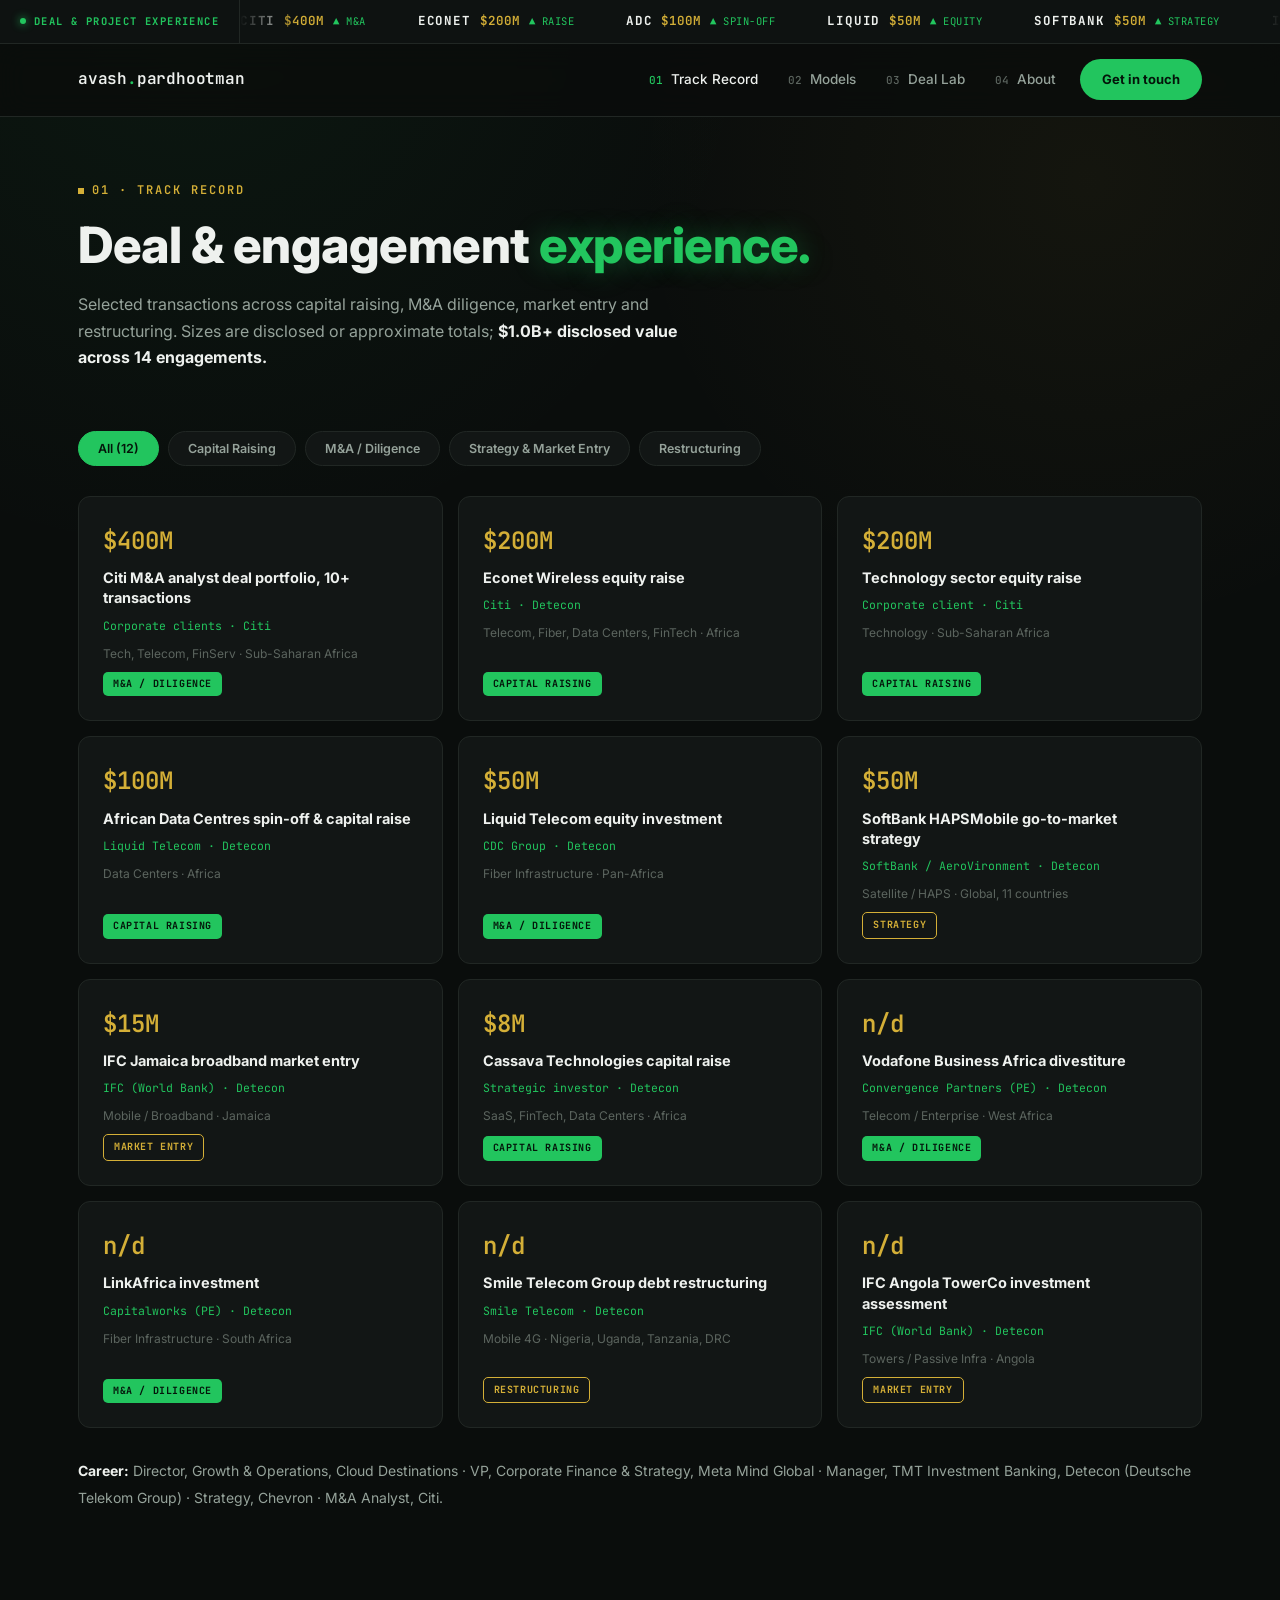
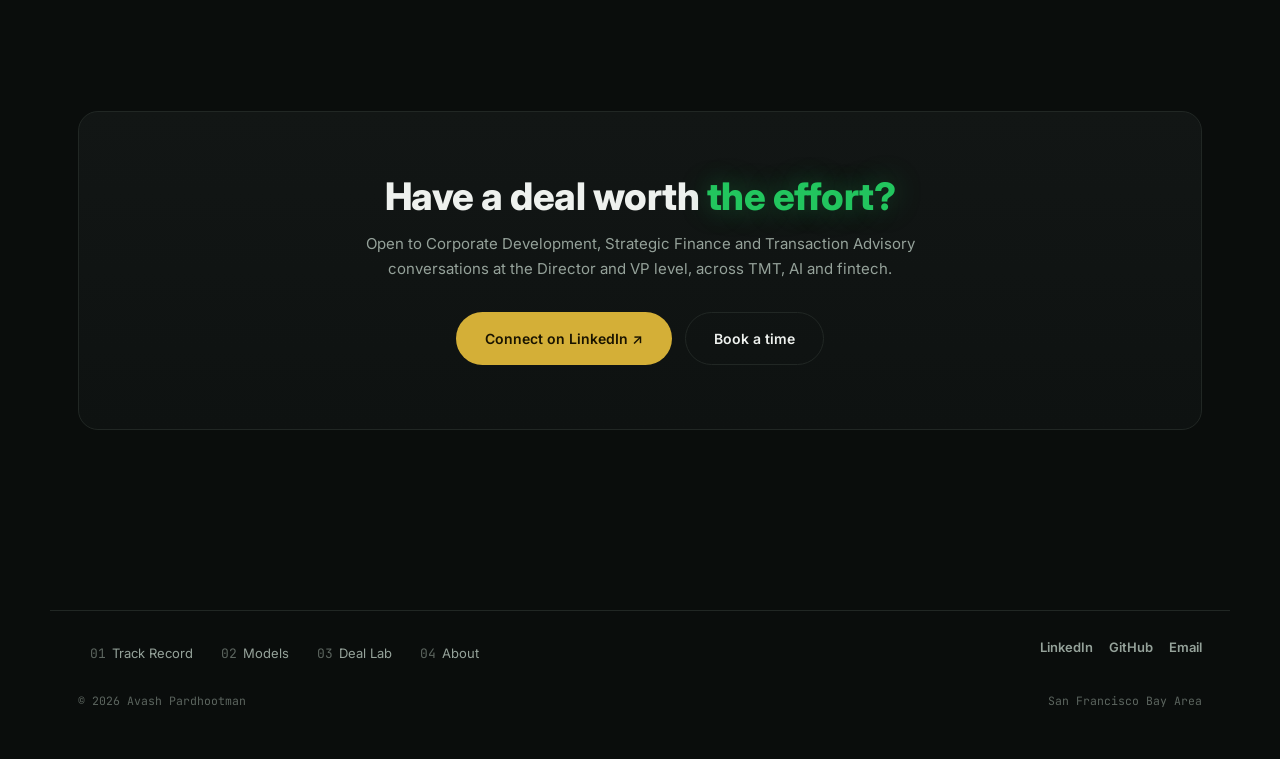
<file: track-record.html>
<!DOCTYPE html>
<html lang="en">
<head>
<meta charset="utf-8">
<meta name="viewport" content="width=device-width, initial-scale=1">
<title>Track Record | Avash Pardhootman</title>
<meta name="description" content="$1.0B+ disclosed value across 14 engagements and 11 geographies. Capital raises, M&A diligence, market entry and restructuring.">
<link rel="preconnect" href="https://fonts.googleapis.com">
<link rel="preconnect" href="https://fonts.gstatic.com" crossorigin>
<link href="https://fonts.googleapis.com/css2?family=Inter:wght@400;500;600;700;800&family=JetBrains+Mono:wght@400;500;600;700&display=swap" rel="stylesheet">
<link rel="stylesheet" href="assets/style.css">
</head>
<body>

<div class="ticker" aria-label="Deal and project experience ticker">
  <span class="ticker-tag">Deal &amp; Project Experience</span>
  <div class="ticker-tape"><div class="ticker-track">
    <span class="tick"><span class="sym">CITI</span><span class="val">$400M</span><span class="chg">▲ M&amp;A</span></span>
    <span class="tick"><span class="sym">ECONET</span><span class="val">$200M</span><span class="chg">▲ RAISE</span></span>
    <span class="tick"><span class="sym">ADC</span><span class="val">$100M</span><span class="chg">▲ SPIN-OFF</span></span>
    <span class="tick"><span class="sym">LIQUID</span><span class="val">$50M</span><span class="chg">▲ EQUITY</span></span>
    <span class="tick"><span class="sym">SOFTBANK</span><span class="val">$50M</span><span class="chg">▲ STRATEGY</span></span>
    <span class="tick"><span class="sym">IFC</span><span class="val">$15M</span><span class="chg">▲ ENTRY</span></span>
    <span class="tick"><span class="sym">CASSAVA</span><span class="val">$8M</span><span class="chg">▲ RAISE</span></span>
    <span class="tick"><span class="sym">VODAFONE</span><span class="val nd">N/D</span><span class="chg">▲ M&amp;A</span></span>
    <span class="tick"><span class="sym">SMILE</span><span class="val nd">N/D</span><span class="chg">▲ RESTRUCT</span></span>
    <span class="tick"><span class="sym">PLTR</span><span class="val">LIVE</span><span class="chg">▲ MODEL</span></span>
    <span class="tick"><span class="sym">HUBS</span><span class="val">LIVE</span><span class="chg">▲ MODEL</span></span>
    <span class="tick"><span class="sym">SOFI</span><span class="val">LIVE</span><span class="chg">▲ MODEL</span></span>
    <span class="tick"><span class="sym">PLUG&amp;PLAY</span><span class="val">MENTOR</span><span class="chg">▲ STARTUPS</span></span>
    <span class="tick"><span class="sym">RUNOPT</span><span class="val">ADVISOR</span><span class="chg">▲ PROPTECH AI</span></span>
    <span class="tick"><span class="sym">HIVEBOTICS</span><span class="val">ADVISOR</span><span class="chg">▲ ROBOTICS</span></span>
    <span class="tick"><span class="sym">CITI</span><span class="val">$400M</span><span class="chg">▲ M&amp;A</span></span>
    <span class="tick"><span class="sym">ECONET</span><span class="val">$200M</span><span class="chg">▲ RAISE</span></span>
    <span class="tick"><span class="sym">ADC</span><span class="val">$100M</span><span class="chg">▲ SPIN-OFF</span></span>
    <span class="tick"><span class="sym">LIQUID</span><span class="val">$50M</span><span class="chg">▲ EQUITY</span></span>
    <span class="tick"><span class="sym">SOFTBANK</span><span class="val">$50M</span><span class="chg">▲ STRATEGY</span></span>
    <span class="tick"><span class="sym">IFC</span><span class="val">$15M</span><span class="chg">▲ ENTRY</span></span>
    <span class="tick"><span class="sym">CASSAVA</span><span class="val">$8M</span><span class="chg">▲ RAISE</span></span>
    <span class="tick"><span class="sym">VODAFONE</span><span class="val nd">N/D</span><span class="chg">▲ M&amp;A</span></span>
    <span class="tick"><span class="sym">SMILE</span><span class="val nd">N/D</span><span class="chg">▲ RESTRUCT</span></span>
    <span class="tick"><span class="sym">PLTR</span><span class="val">LIVE</span><span class="chg">▲ MODEL</span></span>
    <span class="tick"><span class="sym">HUBS</span><span class="val">LIVE</span><span class="chg">▲ MODEL</span></span>
    <span class="tick"><span class="sym">SOFI</span><span class="val">LIVE</span><span class="chg">▲ MODEL</span></span>
    <span class="tick"><span class="sym">PLUG&amp;PLAY</span><span class="val">MENTOR</span><span class="chg">▲ STARTUPS</span></span>
    <span class="tick"><span class="sym">RUNOPT</span><span class="val">ADVISOR</span><span class="chg">▲ PROPTECH AI</span></span>
    <span class="tick"><span class="sym">HIVEBOTICS</span><span class="val">ADVISOR</span><span class="chg">▲ ROBOTICS</span></span>
  </div></div>
</div>

<nav><div class="wrap">
  <a class="logo" href="index.html">avash<span>.</span>pardhootman</a>
  <button class="burger" id="burger" aria-label="Menu"><span></span><span></span><span></span></button>
  <div class="nl">
    <span id="site-nav"></span>
    <a class="cta" href="https://linktr.ee/avashpardhootman" target="_blank" rel="noopener">Get in touch</a>
  </div>
</div></nav>

<header class="pagehead"><div class="wrap">
  <div class="kick rv">01 &middot; Track Record</div>
  <h1 class="rv">Deal &amp; engagement <em>experience.</em></h1>
  <p class="lead rv">Selected transactions across capital raising, M&amp;A diligence, market entry and restructuring.
  Sizes are disclosed or approximate totals; <b>$1.0B+ disclosed value across 14 engagements.</b></p>
</div></header>

<section style="padding-top:0"><div class="wrap">
  <div class="filters rv">
    <button class="f-pill on" data-f="all">All (12)</button>
    <button class="f-pill" data-f="cap">Capital Raising</button>
    <button class="f-pill" data-f="ma">M&amp;A / Diligence</button>
    <button class="f-pill" data-f="strat">Strategy &amp; Market Entry</button>
    <button class="f-pill" data-f="rest">Restructuring</button>
  </div>
  <div class="dgrid">
    <div class="deal rv" data-t="ma"><span class="sz">$400M</span><span class="nm">Citi M&amp;A analyst deal portfolio, 10+ transactions</span><span class="cl">Corporate clients &middot; Citi</span><span class="sec">Tech, Telecom, FinServ &middot; Sub-Saharan Africa</span><span class="pill">M&amp;A / Diligence</span></div>
    <div class="deal rv" data-t="cap"><span class="sz">$200M</span><span class="nm">Econet Wireless equity raise</span><span class="cl">Citi &middot; Detecon</span><span class="sec">Telecom, Fiber, Data Centers, FinTech &middot; Africa</span><span class="pill">Capital Raising</span></div>
    <div class="deal rv" data-t="cap"><span class="sz">$200M</span><span class="nm">Technology sector equity raise</span><span class="cl">Corporate client &middot; Citi</span><span class="sec">Technology &middot; Sub-Saharan Africa</span><span class="pill">Capital Raising</span></div>
    <div class="deal rv" data-t="cap"><span class="sz">$100M</span><span class="nm">African Data Centres spin-off &amp; capital raise</span><span class="cl">Liquid Telecom &middot; Detecon</span><span class="sec">Data Centers &middot; Africa</span><span class="pill">Capital Raising</span></div>
    <div class="deal rv" data-t="ma"><span class="sz">$50M</span><span class="nm">Liquid Telecom equity investment</span><span class="cl">CDC Group &middot; Detecon</span><span class="sec">Fiber Infrastructure &middot; Pan-Africa</span><span class="pill">M&amp;A / Diligence</span></div>
    <div class="deal rv" data-t="strat"><span class="sz">$50M</span><span class="nm">SoftBank HAPSMobile go-to-market strategy</span><span class="cl">SoftBank / AeroVironment &middot; Detecon</span><span class="sec">Satellite / HAPS &middot; Global, 11 countries</span><span class="pill b">Strategy</span></div>
    <div class="deal rv" data-t="strat"><span class="sz">$15M</span><span class="nm">IFC Jamaica broadband market entry</span><span class="cl">IFC (World Bank) &middot; Detecon</span><span class="sec">Mobile / Broadband &middot; Jamaica</span><span class="pill b">Market Entry</span></div>
    <div class="deal rv" data-t="cap"><span class="sz">$8M</span><span class="nm">Cassava Technologies capital raise</span><span class="cl">Strategic investor &middot; Detecon</span><span class="sec">SaaS, FinTech, Data Centers &middot; Africa</span><span class="pill">Capital Raising</span></div>
    <div class="deal rv" data-t="ma"><span class="sz">n/d</span><span class="nm">Vodafone Business Africa divestiture</span><span class="cl">Convergence Partners (PE) &middot; Detecon</span><span class="sec">Telecom / Enterprise &middot; West Africa</span><span class="pill">M&amp;A / Diligence</span></div>
    <div class="deal rv" data-t="ma"><span class="sz">n/d</span><span class="nm">LinkAfrica investment</span><span class="cl">Capitalworks (PE) &middot; Detecon</span><span class="sec">Fiber Infrastructure &middot; South Africa</span><span class="pill">M&amp;A / Diligence</span></div>
    <div class="deal rv" data-t="rest"><span class="sz">n/d</span><span class="nm">Smile Telecom Group debt restructuring</span><span class="cl">Smile Telecom &middot; Detecon</span><span class="sec">Mobile 4G &middot; Nigeria, Uganda, Tanzania, DRC</span><span class="pill b">Restructuring</span></div>
    <div class="deal rv" data-t="strat"><span class="sz">n/d</span><span class="nm">IFC Angola TowerCo investment assessment</span><span class="cl">IFC (World Bank) &middot; Detecon</span><span class="sec">Towers / Passive Infra &middot; Angola</span><span class="pill b">Market Entry</span></div>
  </div>
  <p class="exp rv"><b>Career:</b> Director, Growth &amp; Operations, Cloud Destinations &middot; VP, Corporate Finance &amp; Strategy, Meta Mind Global &middot;
  Manager, TMT Investment Banking, Detecon (Deutsche Telekom Group) &middot; Strategy, Chevron &middot; M&amp;A Analyst, Citi.</p>
</div></section>

<section id="contact-cta"><div class="wrap">
  <div class="contact rv">
    <h2>Have a deal worth <em>the effort?</em></h2>
    <p>Open to Corporate Development, Strategic Finance and Transaction Advisory conversations at the Director and VP level, across TMT, AI and fintech.</p>
    <div class="cta">
      <a class="btn gold" href="https://www.linkedin.com/in/avashpardhootman/" target="_blank" rel="noopener">Connect on LinkedIn ↗</a>
      <a class="btn line" href="https://calendly.com/avashpardhootman" target="_blank" rel="noopener">Book a time</a>
    </div>
  </div>
</div></section>

<footer><div class="wrap">
  <div class="f-top">
    <div id="site-footer-nav"></div>
    <div class="f-social">
      <a href="https://www.linkedin.com/in/avashpardhootman/" target="_blank" rel="noopener">LinkedIn</a>
      <a href="https://github.com/avashsantosh" target="_blank" rel="noopener">GitHub</a>
      <a href="mailto:avash.pardhootman@gmail.com">Email</a>
    </div>
  </div>
  <div class="f-bottom">
    <span>© 2026 Avash Pardhootman</span>
    <span>San Francisco Bay Area</span>
  </div>
</div></footer>

<script src="assets/nav.js" defer></script>
<script>
document.querySelectorAll('.f-pill').forEach(b => b.onclick = () => {
  document.querySelectorAll('.f-pill').forEach(x => x.classList.remove('on'));
  b.classList.add('on');
  const f = b.dataset.f;
  document.querySelectorAll('.deal').forEach(d => {
    d.classList.toggle('hide', f !== 'all' && d.dataset.t !== f);
  });
});
</script>
</body>
</html>
</file>
<file: assets/style.css>
/* =========================================================================
   Avash Pardhootman — portfolio design system
   Dark, data-forward "terminal" aesthetic. Shared by every page.

   HOW TO ADD A NEW PAGE LATER
   1. Duplicate about.html as a starting point.
   2. Keep the <nav id="site-nav"></nav> and <div id="site-footer-nav"></div>
      containers empty in the markup — assets/nav.js fills them in.
   3. Add one entry to the PAGES array at the top of assets/nav.js.
      Every page's nav + footer updates automatically, nothing else to edit.
   4. Reuse the component classes below (.panel, .kick, .btn, .grid-3, .tag,
      .term, .pill) rather than inventing new ones where possible.
   ========================================================================= */

:root{
  --bg:#0a0d0c;
  --bg-elev:#0e1211;
  --panel:#121615;
  --panel-hover:#161b19;
  --line:#212724;
  --line-soft:#181d1b;
  --ink:#eef1ee;
  --mut:#95a29a;
  --mut-dim:#5c655f;
  --accent:#22c55e;
  --accent-dim:#16833e;
  --accent-glow:rgba(34,197,94,.14);
  --gold:#d4af37;
  --gold-dim:#a3852a;
  --mono:'JetBrains Mono', ui-monospace, SFMono-Regular, Menlo, monospace;
  --sans:'Inter', -apple-system, BlinkMacSystemFont, sans-serif;
  --radius:12px;
  --shadow:0 30px 80px rgba(0,0,0,.45);
}

*{box-sizing:border-box;margin:0;padding:0}
html{scroll-behavior:smooth}
body{font-family:var(--sans);background:var(--bg);color:var(--ink);line-height:1.65;
  background-image:radial-gradient(circle at 15% 0%, rgba(34,197,94,.06), transparent 40%),
                    radial-gradient(circle at 85% 20%, rgba(212,175,55,.05), transparent 35%);
  background-attachment:fixed}
::selection{background:rgba(34,197,94,.28);color:#fff}
a{color:inherit}
.wrap{max-width:1180px;margin:0 auto;padding:0 28px}
h1,h2,h3{font-family:var(--sans);font-weight:800;letter-spacing:-.5px;color:var(--ink)}
em{font-style:normal;color:var(--accent);text-shadow:0 0 28px rgba(34,197,94,.35)}
.mono{font-family:var(--mono)}

/* ---------- nav ---------- */
nav{position:sticky;top:0;z-index:60;background:rgba(10,13,12,.82);backdrop-filter:blur(14px);
  border-bottom:1px solid var(--line)}
nav .wrap{display:flex;align-items:center;justify-content:space-between;height:72px}
.logo{font-family:var(--mono);font-size:16px;color:var(--ink);text-decoration:none;font-weight:600;letter-spacing:-.2px}
.logo span{color:var(--accent)}
.nl{display:flex;align-items:center;gap:4px}
#site-nav{display:flex;align-items:center;gap:2px}
.nl a{color:var(--mut);text-decoration:none;font-size:13.5px;font-weight:500;padding:9px 14px;border-radius:8px;
  transition:.18s;display:inline-flex;align-items:center;gap:8px}
.nl a .n{font-family:var(--mono);font-size:11px;color:var(--mut-dim)}
.nl a:hover{color:var(--ink);background:rgba(255,255,255,.04)}
.nl a.on{color:var(--ink)}
.nl a.on .n{color:var(--accent)}
.nl a.resume{color:var(--mut)}
.nl a.cta{background:var(--accent);color:#04150a;font-weight:700;margin-left:6px;padding:10px 22px;font-size:13px;border-radius:999px}
.nl a.cta:hover{background:#3ddc73;color:#04150a}
.burger{display:none;flex-direction:column;gap:5px;background:none;border:0;cursor:pointer;padding:8px}
.burger span{width:22px;height:2px;background:var(--ink);transition:.2s}

/* ---------- buttons ---------- */
.btn{display:inline-flex;align-items:center;gap:9px;padding:14px 28px;border-radius:999px;font-size:14px;
  font-weight:600;text-decoration:none;transition:.2s;border:1px solid transparent;font-family:var(--sans)}
.btn.solid{background:var(--accent);color:#04150a}
.btn.solid:hover{background:#3ddc73;transform:translateY(-2px);box-shadow:0 14px 34px rgba(34,197,94,.25)}
.btn.line{border-color:var(--line);color:var(--ink)}
.btn.line:hover{border-color:var(--mut);background:rgba(255,255,255,.03);transform:translateY(-2px)}
.btn.gold{background:var(--gold);color:#1a1400}
.btn.gold:hover{background:#e6c655;transform:translateY(-2px)}

/* ---------- layout helpers ---------- */
section{padding:100px 0;scroll-margin-top:88px}
.kick{font-family:var(--mono);font-size:12px;font-weight:600;letter-spacing:2px;text-transform:uppercase;
  color:var(--gold);margin-bottom:14px;display:flex;align-items:center;gap:8px}
.kick::before{content:'';width:6px;height:6px;background:var(--gold);display:inline-block}
section h2{font-size:clamp(28px,3.6vw,42px);line-height:1.1}
.lead{color:var(--mut);margin:16px 0 40px;max-width:640px;font-size:16px}
.lead b{color:var(--ink)}
.eyebrow{display:inline-flex;align-items:center;gap:8px;font-family:var(--mono);font-size:11.5px;font-weight:600;
  letter-spacing:1.4px;text-transform:uppercase;color:var(--accent);background:var(--accent-glow);
  border:1px solid rgba(34,197,94,.28);border-radius:6px;padding:7px 14px;margin-bottom:24px}
.eyebrow::before{content:'';width:6px;height:6px;border-radius:50%;background:var(--accent);box-shadow:0 0 10px var(--accent);
  animation:pulse-dot 2.2s ease-in-out infinite}
@keyframes pulse-dot{0%,100%{opacity:1;box-shadow:0 0 10px var(--accent)}50%{opacity:.45;box-shadow:0 0 4px var(--accent)}}

/* ---------- hero ---------- */
.hero{padding:88px 0 72px;position:relative}
.hero::before{content:'';position:absolute;inset:0;pointer-events:none;
  background-image:linear-gradient(rgba(255,255,255,.025) 1px,transparent 1px),
                   linear-gradient(90deg,rgba(255,255,255,.025) 1px,transparent 1px);
  background-size:54px 54px;
  -webkit-mask-image:radial-gradient(ellipse 75% 85% at 50% 40%,#000 30%,transparent 100%);
  mask-image:radial-gradient(ellipse 75% 85% at 50% 40%,#000 30%,transparent 100%)}
.hero .wrap{position:relative}
.hgrid{display:grid;grid-template-columns:1.08fr .92fr;gap:60px;align-items:center}
.hero h1{font-size:clamp(38px,5.2vw,60px);line-height:1.08}
.hero .sub{color:var(--mut);font-size:16px;margin:22px 0 32px;max-width:540px}
.hero .sub b{color:var(--ink)}
.cta{display:flex;flex-wrap:wrap;gap:13px}
.trust{margin-top:28px;font-family:var(--mono);font-size:12px;color:var(--mut-dim)}
.trust b{color:var(--mut)}

/* terminal panel (replaces a headshot photo across the site) */
.term{background:var(--panel);border:1px solid var(--line);border-radius:var(--radius);overflow:hidden;box-shadow:var(--shadow)}
.term-bar{display:flex;align-items:center;gap:7px;padding:13px 16px;border-bottom:1px solid var(--line);background:var(--bg-elev)}
.term-dot{width:9px;height:9px;border-radius:50%;background:var(--line-soft);border:1px solid var(--line)}
.term-title{margin-left:8px;font-family:var(--mono);font-size:11px;color:var(--mut-dim);letter-spacing:.5px}
.term-body{padding:8px 24px 6px}
.term-row{display:flex;justify-content:space-between;align-items:baseline;padding:16px 0;border-bottom:1px dashed var(--line-soft)}
.term-row:last-child{border-bottom:0}
.term-row .k{font-family:var(--mono);font-size:11.5px;text-transform:uppercase;letter-spacing:1px;color:var(--mut)}
.term-row .v{font-family:var(--mono);font-size:21px;font-weight:600;color:var(--ink)}
.term-row .v.up{color:var(--accent)}
.term-row .v.up::before{content:'▲ ';font-size:12px}
.term-foot{padding:14px 24px;border-top:1px solid var(--line);background:var(--bg-elev);font-family:var(--mono);
  font-size:11px;color:var(--mut-dim);display:flex;justify-content:space-between}

/* ---------- stock ticker strip (site-wide, top of every page) ---------- */
.ticker{display:flex;align-items:stretch;border-bottom:1px solid var(--line);background:var(--bg-elev)}
.ticker-tag{display:inline-flex;align-items:center;gap:8px;padding:11px 20px;font-family:var(--mono);
  font-size:10.5px;font-weight:700;letter-spacing:1.4px;text-transform:uppercase;color:var(--accent);
  white-space:nowrap;border-right:1px solid var(--line);background:var(--bg-elev);position:relative;z-index:3}
.ticker-tag::before{content:'';width:6px;height:6px;border-radius:50%;background:var(--accent);
  box-shadow:0 0 8px var(--accent);animation:pulse-dot 2.2s ease-in-out infinite}
.ticker-tape{position:relative;overflow:hidden;flex:1}
.ticker-tape::before,.ticker-tape::after{content:'';position:absolute;top:0;bottom:0;width:60px;z-index:2;pointer-events:none}
.ticker-tape::before{left:0;background:linear-gradient(90deg,var(--bg-elev),transparent)}
.ticker-tape::after{right:0;background:linear-gradient(270deg,var(--bg-elev),transparent)}
.ticker-track{display:flex;align-items:center;gap:52px;width:max-content;padding:11px 0;
  animation:ticker-scroll 45s linear infinite}
.ticker-tape:hover .ticker-track{animation-play-state:paused}
@keyframes ticker-scroll{from{transform:translateX(0)}to{transform:translateX(-50%)}}
@media(prefers-reduced-motion:reduce){.ticker-track{animation:none}}
.tick{display:inline-flex;align-items:baseline;gap:9px;font-family:var(--mono);white-space:nowrap}
.tick .sym{font-weight:700;color:var(--ink);font-size:12.5px;letter-spacing:.8px}
.tick .val{color:var(--gold);font-size:12.5px;font-weight:600}
.tick .val.nd{color:var(--gold-dim)}
.tick .chg{font-size:10.5px;color:var(--accent);letter-spacing:.5px}

/* ---------- logo strip ---------- */
.logos{border-top:1px solid var(--line);border-bottom:1px solid var(--line);background:var(--bg-elev);padding:34px 0}
.logos .lbl{text-align:center;font-family:var(--mono);font-size:11px;font-weight:600;letter-spacing:2px;
  text-transform:uppercase;color:var(--mut-dim);margin-bottom:24px}
.lrow{display:flex;flex-wrap:wrap;justify-content:center;align-items:center;gap:38px 54px}
.lg{font-weight:700;color:var(--mut);font-size:18px;letter-spacing:.2px;transition:.25s;cursor:default;white-space:nowrap}
.lg small{font-weight:500;font-size:10.5px;letter-spacing:.6px;display:block;margin-top:-3px;text-align:center;color:var(--mut-dim)}
.lg:hover{color:var(--ink);transform:translateY(-2px)}
.lrow img{height:28px;width:auto;max-width:140px;filter:grayscale(1) invert(1) opacity(.5);transition:.25s;display:block}
.lrow img:hover{filter:grayscale(1) invert(1) opacity(.85);transform:translateY(-2px)}
.lrow .fb{display:none}

/* ---------- cards / grid ---------- */
.grid-3{display:grid;grid-template-columns:repeat(3,1fr);gap:18px}
.grid-2{display:grid;grid-template-columns:repeat(2,1fr);gap:18px}
.panel{background:var(--panel);border:1px solid var(--line);border-radius:var(--radius);padding:30px 28px;
  transition:.22s;box-shadow:0 6px 24px rgba(0,0,0,.25),inset 0 1px 0 rgba(255,255,255,.035)}
a.panel{text-decoration:none;display:flex;flex-direction:column}
a.panel:hover{transform:translateY(-6px);border-color:rgba(34,197,94,.4);box-shadow:0 24px 60px rgba(34,197,94,.1)}
.panel .ico{width:50px;height:50px;border-radius:10px;background:var(--accent-glow);display:flex;align-items:center;
  justify-content:center;margin-bottom:22px;border:1px solid rgba(34,197,94,.22)}
.panel .ico svg{width:24px;height:24px;fill:none;stroke:var(--accent);stroke-width:1.7;stroke-linecap:round;stroke-linejoin:round}
.panel .tagline{font-family:var(--mono);font-size:11px;color:var(--gold);text-transform:uppercase;letter-spacing:1.2px;margin-bottom:10px}
.panel h3{font-size:19px;margin-bottom:10px;font-weight:700}
.panel p{font-size:14.5px;color:var(--mut);margin-bottom:22px;flex:1}
.panel .go{margin-top:auto;font-family:var(--mono);font-size:12.5px;font-weight:600;color:var(--ink);
  display:flex;align-items:center;gap:8px;transition:.2s}
a.panel:hover .go{gap:14px;color:var(--accent)}

/* what-I-do list */
.wid{border-top:1px solid var(--line)}
.wid-row{display:grid;grid-template-columns:80px 1fr;gap:24px;padding:30px 0;border-bottom:1px solid var(--line);align-items:baseline}
.wid-row .num{font-family:var(--mono);color:var(--mut-dim);font-size:14px}
.wid-row h4{font-size:19px;margin-bottom:8px;font-weight:700}
.wid-row p{color:var(--mut);font-size:14.5px;max-width:640px}
.wid-row h4,.panel h3,.currently h3{letter-spacing:-.3px}

/* ---------- stats band ---------- */
.band{background:var(--bg-elev);border-top:1px solid var(--line);border-bottom:1px solid var(--line);padding:60px 0}
.band .stats{display:grid;grid-template-columns:repeat(4,1fr);gap:24px;text-align:center}
.band b{display:block;font-family:var(--mono);font-size:36px;color:var(--accent);font-weight:600}
.band span{font-family:var(--mono);font-size:11px;color:var(--mut-dim);text-transform:uppercase;letter-spacing:1.2px}

/* currently */
.currently{display:flex;flex-wrap:wrap;align-items:center;gap:24px;justify-content:space-between;
  padding:34px 32px;background:var(--panel);border:1px solid var(--line);border-radius:var(--radius)}
.currently .dot{width:9px;height:9px;border-radius:50%;background:var(--accent);box-shadow:0 0 12px var(--accent);
  display:inline-block;margin-right:10px;animation:pulse-dot 2.2s ease-in-out infinite}
.currently h3{font-size:19px;font-weight:700;display:flex;align-items:center}
.currently p{color:var(--mut);font-size:14px;margin-top:6px}

/* ---------- deals / track record ---------- */
.filters{display:flex;flex-wrap:wrap;gap:9px;margin-bottom:30px}
.f-pill{border:1px solid var(--line);background:var(--panel);color:var(--mut);border-radius:999px;padding:9px 19px;
  font-size:12.5px;font-weight:600;cursor:pointer;transition:.18s;font-family:var(--sans)}
.f-pill:hover{color:var(--ink);border-color:var(--mut)}
.f-pill.on{background:var(--accent);color:#04150a;border-color:var(--accent)}
.dgrid{display:grid;grid-template-columns:repeat(3,1fr);gap:15px}
.deal{background:var(--panel);border:1px solid var(--line);border-radius:var(--radius);padding:24px 24px;
  transition:.22s;display:flex;flex-direction:column;gap:8px}
.deal:hover{transform:translateY(-4px);border-color:rgba(212,175,55,.4)}
.deal.hide{display:none}
.deal .sz{font-family:var(--mono);font-size:24px;color:var(--gold);font-weight:600}
.deal .nm{font-weight:700;font-size:14.5px;line-height:1.4;color:var(--ink)}
.deal .cl{font-family:var(--mono);font-size:11.5px;color:var(--accent)}
.deal .sec{font-size:12px;color:var(--mut-dim)}
.deal .pill{align-self:flex-start;font-family:var(--mono);font-size:10px;font-weight:700;letter-spacing:.6px;
  text-transform:uppercase;color:#04150a;background:var(--accent);border-radius:5px;padding:4px 10px;margin-top:auto}
.deal .pill.b{background:none;border:1px solid var(--gold);color:var(--gold)}
.exp{font-size:14px;color:var(--mut);margin-top:30px;line-height:1.9}
.exp b{color:var(--ink)}

/* ---------- models / downloads ---------- */
.dl{display:grid;grid-template-columns:repeat(3,1fr);gap:16px}
.dl a{background:var(--panel);border:1px solid var(--line);border-radius:var(--radius);padding:28px 26px;
  text-decoration:none;transition:.2s;display:flex;flex-direction:column}
.dl a:hover{transform:translateY(-4px);border-color:rgba(34,197,94,.4);box-shadow:0 18px 44px rgba(34,197,94,.08)}
.dl .dtag{display:block;font-family:var(--mono);font-size:10.5px;font-weight:700;letter-spacing:1.2px;
  text-transform:uppercase;color:var(--gold);margin:0 0 10px}
.dl b{display:block;color:var(--ink);font-size:19px;font-weight:800;letter-spacing:-.3px;margin-bottom:10px}
.dl span{display:block;color:var(--mut);font-size:13.5px;line-height:1.6}
.dl .why{flex:1;margin-top:14px;padding-top:14px;border-top:1px dashed var(--line-soft);font-size:13px}
.dl .wlbl{font-family:var(--mono);font-size:10px;font-weight:700;letter-spacing:1.2px;text-transform:uppercase;
  color:var(--accent);margin-bottom:6px}
.dl .dlbtn{display:inline-flex;flex:none;align-items:center;gap:8px;align-self:flex-start;margin-top:22px;
  background:var(--accent);color:#04150a;font-family:var(--sans);font-size:13px;font-weight:700;
  border-radius:999px;padding:11px 24px;transition:.2s}
.dl a:hover .dlbtn{background:#3ddc73;box-shadow:0 10px 26px rgba(34,197,94,.25)}
.ghrow{display:flex;flex-wrap:wrap;gap:16px;align-items:center;margin-top:28px;background:var(--panel);
  border:1px solid var(--line);border-radius:var(--radius);padding:26px 28px}
.ghrow p{flex:1;min-width:260px;font-size:14.5px;color:var(--mut)}
.ghrow p b{color:var(--ink)}

/* ---------- about ---------- */
.about p{color:var(--mut);font-size:15px;margin-bottom:16px;max-width:720px}
.about p b{color:var(--ink)}
.chips{display:flex;flex-wrap:wrap;gap:9px;margin-top:22px}
.chip{font-family:var(--mono);font-size:11.5px;font-weight:600;color:var(--ink);background:var(--panel);
  border:1px solid var(--line);border-radius:7px;padding:7px 14px}
.chip.g{border-color:rgba(212,175,55,.4);color:var(--gold)}

/* ---------- contact CTA band ---------- */
.contact{background:linear-gradient(180deg,var(--panel),var(--bg-elev));border:1px solid var(--line);
  border-radius:20px;padding:64px 48px;text-align:center;margin:0 0 40px}
.contact h2{font-size:clamp(26px,3.2vw,38px)}
.contact p{color:var(--mut);margin:14px auto 30px;max-width:560px;font-size:15px}
.contact .cta{justify-content:center}

/* ---------- footer ---------- */
footer{padding:40px 0 48px;color:var(--mut-dim);font-size:12.5px}
footer .wrap{border-top:1px solid var(--line);padding-top:26px}
.f-top{display:flex;flex-wrap:wrap;justify-content:space-between;gap:20px;margin-bottom:22px}
#site-footer-nav{display:flex;flex-wrap:wrap;gap:4px}
#site-footer-nav a{color:var(--mut);text-decoration:none;font-size:13px;padding:6px 12px;border-radius:6px}
#site-footer-nav a:hover{color:var(--ink);background:rgba(255,255,255,.04)}
#site-footer-nav a .n{font-family:var(--mono);color:var(--mut-dim);margin-right:6px}
.f-social{display:flex;gap:16px}
.f-social a{color:var(--mut);text-decoration:none;font-weight:600;font-size:13px}
.f-social a:hover{color:var(--ink)}
.f-bottom{display:flex;flex-wrap:wrap;justify-content:space-between;gap:10px;font-family:var(--mono);font-size:11.5px}

/* ---------- reveal on scroll ---------- */
.rv{opacity:0;transform:translateY(22px);transition:opacity .7s ease,transform .7s ease}
.rv.in{opacity:1;transform:none}
@media(prefers-reduced-motion:reduce){.rv{opacity:1;transform:none}}

/* ---------- page header (non-home pages) ---------- */
.pagehead{padding:64px 0 20px}
.pagehead .kick{margin-bottom:18px}
.pagehead h1{font-size:clamp(32px,4.4vw,50px);line-height:1.1}
.pagehead .lead{margin-top:18px}

/* ---------- responsive ---------- */
@media(max-width:900px){
  .hgrid{grid-template-columns:1fr}
  .grid-3,.grid-2,.dgrid,.dl{grid-template-columns:1fr}
  .band .stats{grid-template-columns:repeat(2,1fr)}
  .wid-row{grid-template-columns:1fr}
  .burger{display:flex}
  .nl{display:none;position:absolute;top:72px;left:0;right:0;background:var(--bg-elev);
    border-bottom:1px solid var(--line);flex-direction:column;align-items:stretch;padding:10px 20px 18px;gap:2px;
    box-shadow:0 20px 40px rgba(0,0,0,.5)}
  #site-nav{flex-direction:column;align-items:stretch;width:100%}
  .nl a{padding:13px 14px;font-size:15px}
  .nl a.cta{margin:10px 0 0;justify-content:center}
  body.menu-open .nl{display:flex}
  .currently{flex-direction:column;align-items:flex-start}
}
@media(min-width:561px) and (max-width:900px){.dgrid,.dl{grid-template-columns:repeat(2,1fr)}}
@media(max-width:640px){
  .term-row{flex-direction:column;align-items:flex-start;gap:6px;padding:15px 0}
  .term-row .v{font-size:17px!important}
  .contact{padding:44px 24px}
  .currently{padding:26px 22px}
  .ghrow{padding:22px 20px}
  .dl a{padding:24px 22px}
  .dl .dlbtn{align-self:stretch;justify-content:center}
  .ticker{flex-direction:column}
  .ticker-tag{border-right:0;border-bottom:1px dashed var(--line-soft);padding:8px 16px;font-size:9.5px;letter-spacing:1.2px}
  .ticker-tape::before,.ticker-tape::after{width:36px}
  .ticker-track{gap:36px;padding:9px 0;animation-duration:32s}
  .tick .sym,.tick .val{font-size:12px}
  .tick .chg{font-size:10px}
}
</file>
